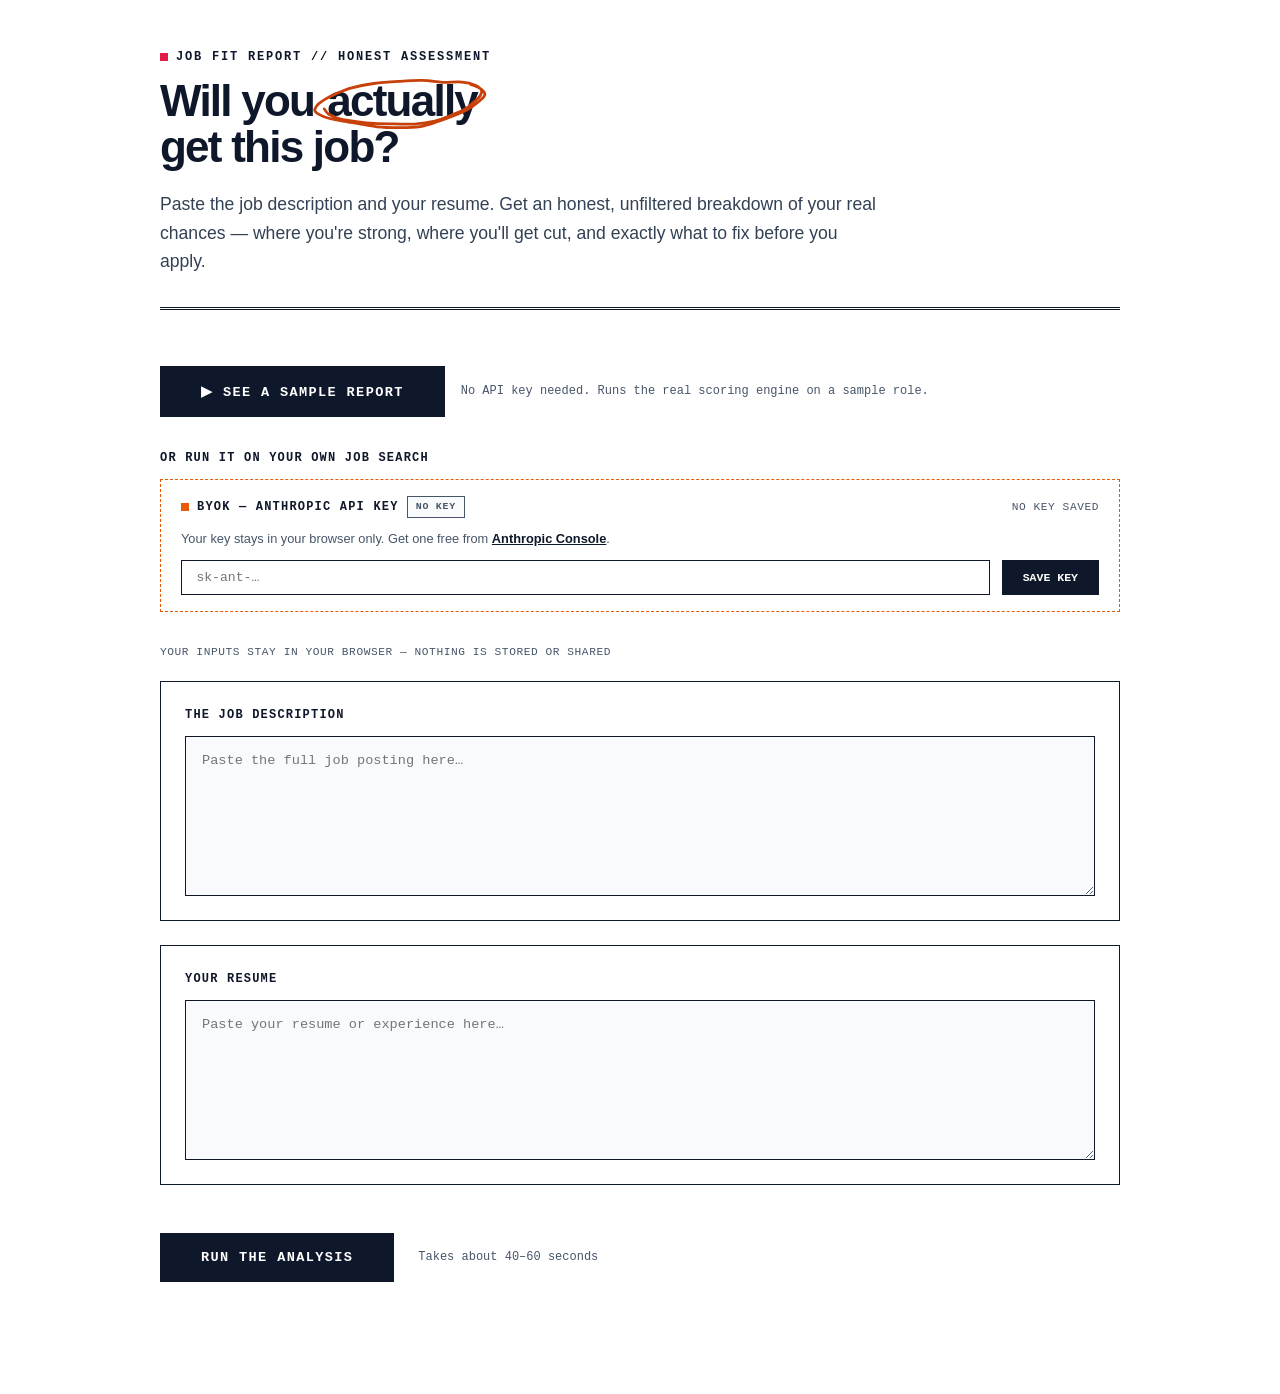
<file: index.html>
<!DOCTYPE html>
<html lang="en">
<head>
<meta charset="UTF-8">
<meta name="viewport" content="width=device-width, initial-scale=1.0">
<meta http-equiv="Content-Security-Policy" content="default-src 'self'; script-src 'self'; style-src 'self' https://fonts.googleapis.com 'unsafe-inline'; font-src 'self' https://fonts.gstatic.com; img-src 'self' data:; connect-src 'self' https://api.anthropic.com; object-src 'none'; base-uri 'self'; form-action 'self';">
<title>Job-Fit — Should you apply?</title>
<link rel="preconnect" href="https://fonts.googleapis.com">
<link href="https://fonts.googleapis.com/css2?family=DM+Mono:wght@400;500;700&family=Instrument+Serif:ital@0;1&family=Roboto:wght@300;400;500;700&display=swap" rel="stylesheet">
<link rel="stylesheet" href="styles.css">
</head>
<body>

<div class="container">
  <div class="header">
    <p class="header-eyebrow">Job Fit Report // Honest Assessment</p>
    <h1>Will you <em class="scrawl">actually<svg class="scrawl-circle" viewBox="0 0 220 80" preserveAspectRatio="none" aria-hidden="true" focusable="false"><path d="M191.9,17.5 C193.9,18.4 200.8,20.8 203.7,23.1 C206.5,25.3 209.5,28.2 209.1,31.1 C208.7,34.0 204.4,37.5 201.1,40.7 C197.8,43.8 194.1,46.9 189.4,49.8 C184.7,52.7 178.9,55.4 173.0,58.1 C167.0,60.8 160.7,63.4 153.7,65.9 C146.8,68.3 139.3,71.6 131.2,73.0 C123.1,74.4 113.6,74.3 105.0,74.3 C96.4,74.3 87.5,74.1 79.5,73.2 C71.5,72.3 64.3,70.4 56.9,69.0 C49.6,67.7 42.2,66.7 35.5,65.2 C28.7,63.8 21.4,62.3 16.3,60.3 C11.3,58.2 6.4,55.5 4.9,52.9 C3.5,50.2 5.9,47.1 7.9,44.5 C9.9,41.9 13.1,39.6 16.7,37.2 C20.4,34.8 24.5,32.5 29.9,30.0 C35.3,27.5 41.3,24.4 48.9,22.2 C56.5,19.9 66.1,17.9 75.5,16.4 C84.9,15.0 95.4,14.3 105.2,13.7 C114.9,13.0 125.1,12.2 133.9,12.4 C142.7,12.5 150.1,14.4 158.1,14.8 C166.0,15.1 175.0,13.8 181.6,14.5 C188.1,15.1 193.6,16.8 197.5,18.6 C201.4,20.4 204.1,22.8 205.0,25.2 C205.9,27.7 204.5,30.6 202.9,33.3 C201.2,36.0 198.0,38.6 195.0,41.4 C192.0,44.2 189.4,47.3 185.0,50.1 C180.6,52.8 174.5,55.4 168.5,58.1 C162.4,60.7 156.2,64.0 148.9,65.9 C141.5,67.8 132.7,69.1 124.5,69.6 C116.4,70.2 108.0,69.5 100.0,69.4 C92.1,69.3 84.2,69.3 76.7,68.8 C69.1,68.3 61.8,67.4 54.8,66.4 C47.8,65.5 40.4,64.5 34.8,62.9 C29.2,61.3 24.5,58.9 21.4,56.8 C18.2,54.6 16.8,50.9 15.9,49.7" fill="none" stroke="#c8410a" stroke-width="2.8" stroke-linecap="round" stroke-linejoin="round" vector-effect="non-scaling-stroke"/></svg></em><br>get this job?</h1>
    <p class="header-sub">Paste the job description and your resume. Get an honest, unfiltered breakdown of your real chances — where you're strong, where you'll get cut, and exactly what to fix before you apply.</p>
  </div>

  <!-- Stage 1: input -->
  <div id="stage-input">
    <!-- Demo: primary action, no key required -->
    <div class="demo-cta">
      <button class="btn-demo" id="demoBtn">▶ See a sample report</button>
      <span class="demo-hint">No API key needed. Runs the real scoring engine on a sample role.</span>
    </div>

    <p class="own-run-label">Or run it on your own job search</p>

    <!-- API key box -->
    <div class="access-gate" id="accessGate">
      <div class="access-gate-header">
        <span class="access-gate-title">
          <span class="access-status-indicator" id="accessIndicator"></span>
          BYOK — Anthropic API Key
          <span class="access-mode-chip mode-none" id="modechip">No Key</span>
        </span>
        <span class="trust-note" style="margin:0" id="accessStatusLabel">No key saved</span>
      </div>
      <p class="access-gate-desc">Your key stays in your browser only. Get one free from <a href="https://console.anthropic.com/" target="_blank" rel="noopener noreferrer">Anthropic Console</a>.</p>
      <div class="access-input-wrap">
        <input type="password" class="access-input" id="apiKeyInput" placeholder="sk-ant-…">
        <button class="btn-access-save" id="saveKeyBtn">Save Key</button>
      </div>
    </div>

    <p class="trust-note">Your inputs stay in your browser — nothing is stored or shared</p>
    <div class="intake">
      <div class="intake-card">
        <label>The Job Description</label>
        <textarea id="jdInput" placeholder="Paste the full job posting here…"></textarea>
      </div>
      <div class="intake-card">
        <label>Your Resume</label>
        <textarea id="resumeInput" placeholder="Paste your resume or experience here…"></textarea>
      </div>
    </div>

    <div class="run-row">
      <button class="btn-run" id="runBtn">
        <div class="spinner"></div>
        <span class="btn-label">Run the Analysis</span>
      </button>
      <span class="run-hint">Takes about 40–60 seconds</span>
    </div>

    <div id="errorBox"><div class="error-inner" id="errorText"></div></div>
  </div>

  <!-- Stage 2: loading -->
  <div id="stage-loading">
    <div class="loading-screen">
      <div class="loading-ring-wrap">
        <canvas id="loadingCanvas" width="180" height="180"></canvas>
        <div class="loading-ring-center">
          <span class="loading-percent" id="loadingPercent">0%</span>
          <span class="loading-label">Analyzing Gaps</span>
        </div>
      </div>
      <p class="loading-status" id="loadingStatus">Reading the job description…</p>
    </div>
  </div>

  <!-- Stage 3: report -->
  <div id="stage-result">
    <div class="stage-result-nav">
      <button class="btn-reset" id="resetBtn">← Run a New Analysis</button>
    </div>

    <div id="results">

      <!-- Score summary -->
      <div class="result-section" id="section-hero">
        <p class="trust-note">Your Job Fit Report</p>
        <div class="score-hero" id="scoreHero">
          <div class="score-ring-outer">
            <svg class="score-svg" viewBox="0 0 120 120" xmlns="http://www.w3.org/2000/svg">
              <circle class="score-track" cx="60" cy="60" r="55"/>
              <circle class="score-arc" id="scoreArc" cx="60" cy="60" r="55"/>
              <text class="score-svg-num" id="scoreNum" x="60" y="56" text-anchor="middle" dominant-baseline="middle">—</text>
              <text class="score-svg-sub" x="60" y="78" text-anchor="middle">YOUR ODDS</text>
            </svg>
          </div>
          <div class="score-meta">
            <div class="score-rec-badge" id="scoreRecBadge"><span class="score-badge-dot"></span><span id="scoreRecText">—</span></div>
            <div class="score-verdict" id="scoreVerdict">—</div>
            <div class="score-angle-label">Your Best Angle Into This Role</div>
            <div class="score-angle" id="scoreAngle"></div>
            <div class="meta-chips" id="scoreMetaChips"></div>
            <div class="score-meta-grid">
              <div class="score-meta-item">
                <span class="score-meta-label">The One Thing Working In Your Favor</span>
                <span class="score-meta-text" id="scoreHook"></span>
              </div>
            </div>
          </div>
        </div>

        <div class="gate-flag" id="gateFlag" style="display:none">
          <div class="gate-flag-label"><span class="gate-flag-icon">⚠</span> The Gate — clear this or you don't get read</div>
          <div class="gate-flag-text" id="gateFlagText"></div>
          <div class="gate-flag-note" id="gateFlagNote"></div>
        </div>

        <div class="bestpath-card" id="bestPathCard" style="display:none">
          <div class="bestpath-label">Your Best Way In</div>
          <div class="bestpath-path" id="bestPathPath"></div>
          <div class="bestpath-reason" id="bestPathReason"></div>
          <div class="bestpath-move-label">Do This First</div>
          <div class="bestpath-move" id="bestPathFirstMove"></div>
        </div>

        <div class="opener-card" id="openerCard" style="display:none">
          <div class="opener-head">
            <div class="opener-label">Your Drafted Opener — paste, tweak, send</div>
            <button class="btn-opener-copy" id="openerCopyBtn">Copy</button>
          </div>
          <div class="opener-body" id="openerBody"></div>
        </div>
      </div>

      <!-- Evidence Ledger: the labels the math scored, reviewable and editable -->
      <div class="result-section" id="section-ledger" style="display:none">
        <div class="section-label">
          <span class="section-chip">⬡</span>
          <span class="section-title">The Evidence Ledger — exactly what the math scored</span>
        </div>
        <div class="ledger-wrap">
          <div class="ledger-scorebar" id="ledgerScorebar">
            <div class="scorebar-main">
              <span class="ledger-score-num" id="ledgerScoreNum">—</span>
              <span class="ledger-score-verdict" id="ledgerScoreVerdict">—</span>
            </div>
            <span class="ledger-score-note" id="ledgerScoreNote"></span>
          </div>
          <div class="ledger-cache-note" id="ledgerCacheNote" style="display:none"></div>
          <div class="ledger-grid-label">Requirements — extracted from the job description</div>
          <div id="ledgerItems"></div>
          <div class="ledger-grid-label">Strengths — mapped from your resume</div>
          <div id="ledgerStrengths"></div>
          <div class="ledger-actions">
            <button class="btn-demo" id="rewriteReportBtn" style="display:none">↻ Rewrite report with edited labels</button>
          
          </div>
          <p class="ledger-footnote">Three independent readings labeled this evidence; the majority decided each label. Edit any label — the score recomputes instantly in code. Same ledger, same number — every time.</p>
        </div>
      </div>

      <!-- Committee summary -->
      <div class="result-section" id="section-committee-read" style="display:none">
        <div class="section-label">
          <span class="section-chip">⬡</span>
          <span class="section-title">The Read Across the Room</span>
        </div>
        <div class="committee-read-body">
          <p class="committee-read-text" id="committeeReadText"></p>
          <div class="committee-tally" id="committeeTally"></div>
        </div>
      </div>

      <!-- Benchmark comparison -->
      <div class="result-section" id="section-benchmark" style="display:none">
        <div class="section-label">
          <span class="section-chip">01</span>
          <span class="section-title">Who You're Actually Competing Against</span>
        </div>
        <p class="bench-intro">This is the typical candidate who gets the job. Here's how you stack up.</p>
        <div class="bench-card">
          <div>
            <div class="bench-title" id="benchTitle"></div>
            <div class="bench-summary" id="benchSummary" style="margin-top:0.5rem"></div>
          </div>
          <div class="bench-gauge" id="benchGauge">
            <div class="bench-gauge-head">
              <span class="bench-gauge-you" id="benchGaugeYou">YOU — </span>
              <span class="bench-gauge-gap" id="benchGaugeGap"></span>
            </div>
            <div class="bench-gauge-track">
              <div class="bench-gauge-fill" id="benchGaugeFill"></div>
              <div class="bench-gauge-marker" id="benchGaugeMarker">
                <span class="bench-gauge-marker-tag" id="benchGaugeMarkerTag">THE BAR · 75</span>
              </div>
            </div>
            <div class="bench-gauge-note" id="benchGaugeNote" style="display:none"></div>
          </div>
          <div class="bench-compare">
            <div class="bench-col compete">
              <div class="bench-col-label">Where You Can Compete</div>
              <div id="benchCompete"></div>
            </div>
            <div class="bench-col lag">
              <div class="bench-col-label">The Gap You Need to Close</div>
              <div id="benchLag"></div>
            </div>
          </div>
          <div>
            <div class="bench-block-label">What Winning Candidates Usually Have</div>
            <div id="benchSignals"></div>
          </div>
          <div>
            <div class="bench-block-label">The Honest Market Reality</div>
            <div class="bench-reality-text" id="benchReality"></div>
          </div>
          <div class="bench-upgrade">
            <div class="bench-upgrade-label">The Fastest Thing You Can Do To Improve Your Odds</div>
            <div class="bench-upgrade-text" id="benchUpgrade"></div>
          </div>
        </div>
      </div>

      <!-- Company section -->
      <div class="result-section" id="section-company" style="display:none">
        <div class="section-label">
          <span class="section-chip">02</span>
          <span class="section-title">About This Company</span>
        </div>
        <div class="company-card" id="companyCard">
          <div class="company-read" id="companyRead"></div>
          <div class="company-cols">
            <div>
              <div class="company-col-label">Hiring Process Red Flags</div>
              <div class="company-risk" id="companyRisk"></div>
            </div>
            <div>
              <div class="company-col-label">Things To Watch Out For</div>
              <div class="company-watchfor" id="companyWatchFor"></div>
            </div>
          </div>
        </div>
      </div>

      <!-- Strengths and weak spots -->
      <div class="result-section" id="section01">
        <div class="section-label">
          <span class="section-chip">03</span>
          <span class="section-title">Your Strengths vs. Your Weak Spots</span>
        </div>
        <div class="brief-cols">
          <div class="brief-col cred">
            <div class="brief-col-head">What's Working For You</div>
            <div class="brief-bullets" id="credBullets"></div>
          </div>
          <div class="brief-col risk">
            <div class="brief-col-head">What Could Get You Rejected</div>
            <div class="brief-bullets" id="riskBullets"></div>
          </div>
        </div>
      </div>

      <!-- Gaps -->
      <div class="result-section" id="section-signals" style="display:none">
        <div class="section-label">
          <span class="section-chip">04</span>
          <span class="section-title">What's Missing From Your Story</span>
        </div>
        <div class="signals-list" id="signalDeficits"></div>
      </div>

      <!-- Interview stage risks -->
      <div class="result-section" id="section02">
        <div class="section-label">
          <span class="section-chip">05</span>
          <span class="section-title">The Stages to Prepare For</span>
        </div>
        <div class="risk-stages" id="riskStages"></div>
      </div>

      <!-- Profile shape risk -->
      <div class="result-section" id="section-shaperisk" style="display:none">
        <div class="shaperisk-card" id="shapeRiskCard">
          <div class="shaperisk-header">
            <div class="shaperisk-label">How Interviewers Are Reading You</div>
            <div class="risk-pill" id="shapeRiskLevel"></div>
          </div>
          <div class="shaperisk-headline" id="shapeRiskHeadline"></div>
          <div class="shaperisk-evidence" id="shapeRiskEvidence"></div>
          <div class="shaperisk-fix-label">How To Change The Narrative</div>
          <div class="shaperisk-fix" id="shapeRiskFix"></div>
        </div>
      </div>

      <!-- Evaluator cards -->
      <div class="result-section" id="section03">
        <div class="section-label">
          <span class="section-chip">06</span>
          <span class="section-title">The People Deciding If You Get The Job</span>
        </div>
        <div class="eval-grid" id="evaluators"></div>
      </div>

      <!-- Priority actions -->
      <div class="result-section" id="section-actions">
        <div class="priority-block">
          <div class="priority-header">
            <div class="priority-icon">⚡</div>
            <div>
              <div class="priority-title">Fix These Before You Apply</div>
              <div class="priority-sub">The highest-impact changes you can make right now to improve your chances.</div>
            </div>
          </div>
          <div class="priority-actions" id="actions"></div>
        </div>
      </div>

    </div>
  </div>
</div>

<!-- scoring.js first: pure logic, no DOM deps -->
<script src="scoring.js"></script>
<!-- render.js second: DOM helpers, depends on nothing at parse time -->
<script src="render.js"></script>
<!-- app.js last: init + glue, calls into scoring and render at runtime -->
<script src="app.js"></script>
</body>
</html>
</file>
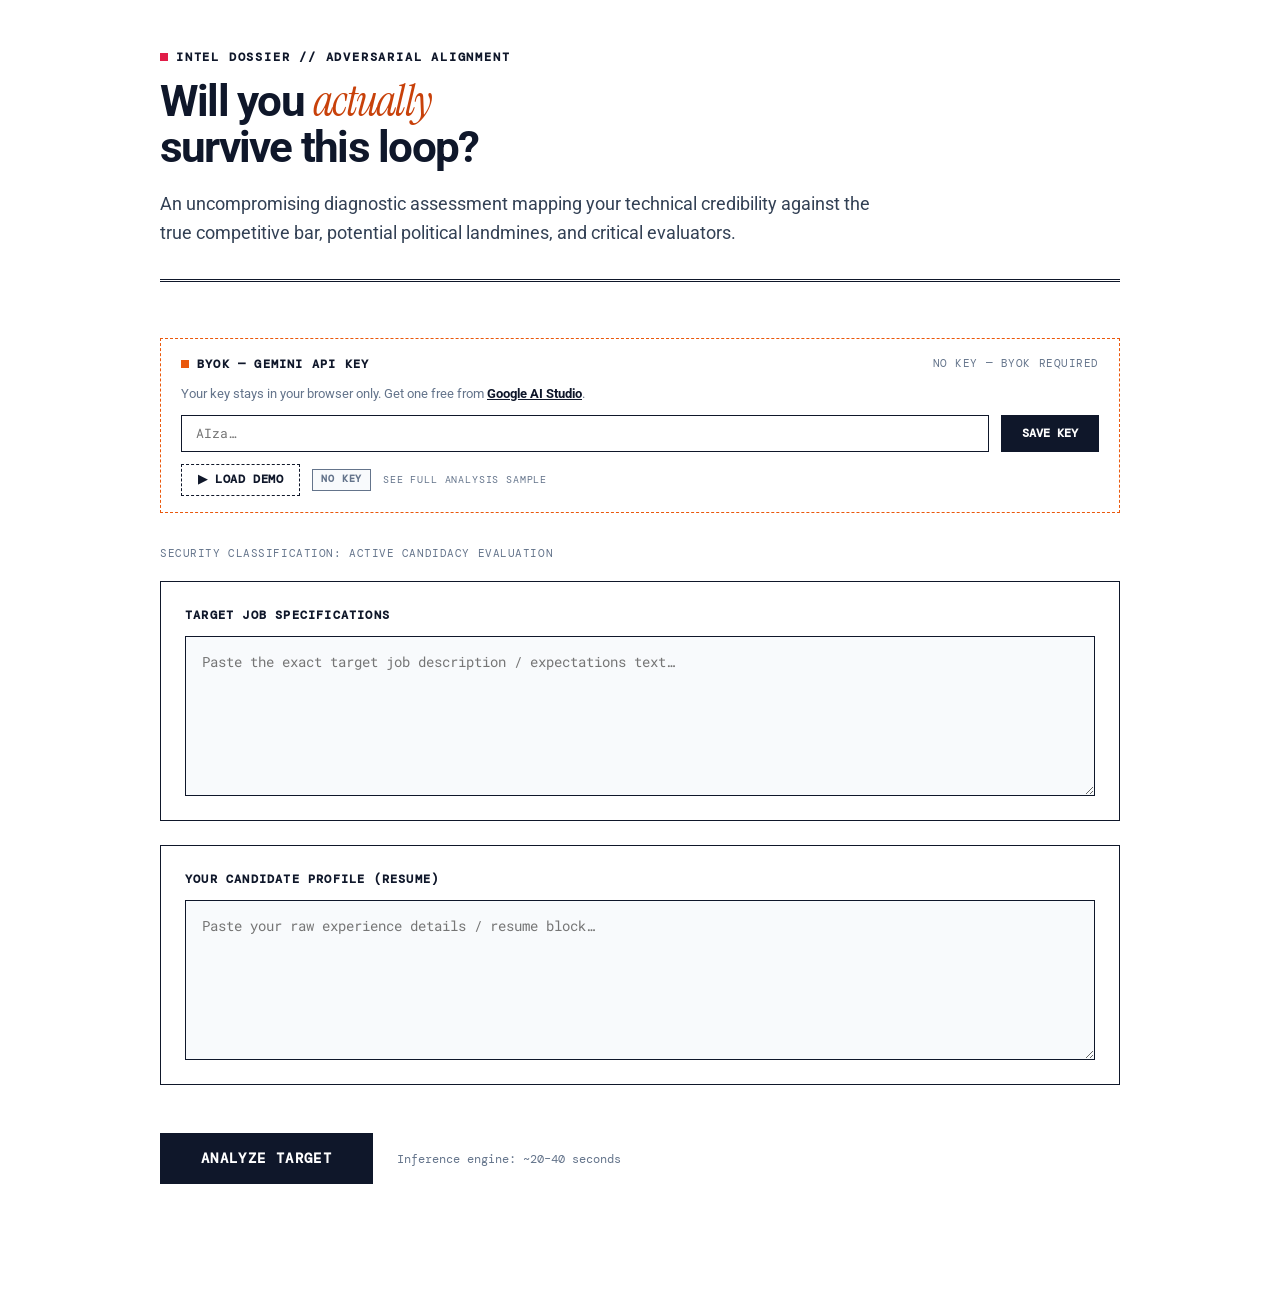
<file: indexBrutal.html>
<!DOCTYPE html>
<html lang="en">
<head>
<meta charset="UTF-8">
<meta name="viewport" content="width=device-width, initial-scale=1.0">
<title>Adversarial Brief — Will You Actually Get This Job?</title>
<link rel="preconnect" href="https://fonts.googleapis.com">
<link href="https://fonts.googleapis.com/css2?family=DM+Mono:wght@400;500;700&family=Instrument+Serif:ital@0;1&family=Roboto+Mono:wght@300;400;500;700&family=Roboto:wght@300;400;500;700&display=swap" rel="stylesheet">

<style>
  /* --- STARK ADVERSARIAL DESIGN SYSTEM --- */
  :root {
    --bg-main: #ffffff;         /* Pure, uncompromising document white */
    --bg-surface: #f8fafc;      /* Cold tech-grey structural blocks */
    --border-color: #0f172a;    /* Absolute black/dark navy lines */
    
    /* Typography */
    --font-sans: 'Roboto', -apple-system, BlinkMacSystemFont, sans-serif;
    --font-mono: 'DM Mono', monospace;
    --font-tech: 'Roboto Mono', monospace;

    /* Text Colors */
    --text-primary: #0f172a;
    --text-secondary: #334155;
    --text-muted: #64748b;

    /* High-Contrast Hazard & Threat States */
    --risk-critical: #e11d48;
    --risk-critical-bg: #fff1f2;
    --risk-high: #ea580c;
    --risk-high-bg: #fff7ed;
    --risk-medium: #ca8a04;
    --risk-medium-bg: #fef9c3;
    --risk-low: #16a34a;
    --risk-low-bg: #f0fdf4;
  }

  /* --- GLOBAL UTILITIES --- */
  * { box-sizing: border-box; margin: 0; padding: 0; }
  body {
    background-color: var(--bg-main);
    font-family: var(--font-sans);
    color: var(--text-primary);
    line-height: 1.5;
    padding: 3rem 1.5rem;
  }
  .container {
    max-width: 960px;
    margin: 0 auto;
  }

  /* --- INTEL HEADER --- */
  .header {
    margin-bottom: 3.5rem;
    padding-bottom: 2rem;
    border-bottom: 3px double var(--border-color);
  }
  .header-eyebrow {
    font-family: var(--font-mono);
    font-size: 0.75rem;
    font-weight: 700;
    text-transform: uppercase;
    letter-spacing: 0.15em;
    color: var(--text-primary);
    margin-bottom: 0.75rem;
    display: flex;
    align-items: center;
    gap: 0.5rem;
  }
  .header-eyebrow::before {
    content: "";
    display: inline-block;
    width: 8px;
    height: 8px;
    background-color: var(--risk-critical);
  }
  .header h1 {
    font-size: 2.75rem;
    font-weight: 700;
    letter-spacing: -0.04em;
    line-height: 1.05;
    color: var(--text-primary);
    margin-bottom: 1.25rem;
  }
  .header h1 em {
    font-family: 'Instrument Serif', serif;
    font-style: italic;
    color: #c8410a;
    font-weight: 400;
  }
  .header-sub {
    font-size: 1.1rem;
    color: var(--text-secondary);
    max-width: 720px;
    font-weight: 400;
    line-height: 1.6;
  }

  /* --- SECURE API ACCESS GATE --- */
  .access-gate {
    border: 1px dashed var(--risk-high);
    padding: 1rem 1.25rem;
    margin-bottom: 2rem;
    display: flex;
    flex-direction: column;
    gap: 0.75rem;
    transition: border-color 0.2s, background-color 0.2s;
  }
  .access-gate.secure {
    border: 1px solid var(--risk-low);
    background: var(--risk-low-bg);
  }
  .access-gate-header {
    display: flex;
    justify-content: space-between;
    align-items: center;
  }
  .access-gate-title {
    font-family: var(--font-mono);
    font-size: 0.75rem;
    font-weight: 700;
    text-transform: uppercase;
    letter-spacing: 0.1em;
    display: flex;
    align-items: center;
    gap: 0.5rem;
  }
  .access-status-indicator { width: 8px; height: 8px; background: var(--risk-high); }
  .access-gate.secure .access-status-indicator { background: var(--risk-low); }
  .access-gate-desc {
    font-size: 0.8rem;
    color: var(--text-muted);
    line-height: 1.4;
  }
  .access-gate-desc a { color: var(--text-primary); font-weight: 700; text-decoration: underline; }
  .access-input-wrap { display: flex; gap: 0.75rem; }
  .access-input {
    flex-grow: 1;
    border: 1px solid var(--border-color);
    background: var(--bg-main);
    padding: 0.55rem 0.9rem;
    font-family: var(--font-tech);
    font-size: 0.82rem;
    outline: none;
    color: var(--text-primary);
  }
  .btn-access-save {
    background: var(--text-primary);
    color: var(--bg-main);
    border: 1px solid var(--border-color);
    padding: 0.55rem 1.25rem;
    font-family: var(--font-mono);
    font-size: 0.72rem;
    font-weight: 700;
    text-transform: uppercase;
    cursor: pointer;
    white-space: nowrap;
  }
  .btn-access-save:hover { background: #334155; }
  .demo-row {
    display: flex;
    align-items: center;
    gap: 0.75rem;
    flex-wrap: wrap;
  }
  .btn-demo {
    background: var(--bg-main);
    color: var(--text-primary);
    border: 1px dashed var(--border-color);
    padding: 0.45rem 1rem;
    font-family: var(--font-mono);
    font-size: 0.72rem;
    font-weight: 700;
    text-transform: uppercase;
    letter-spacing: 0.05em;
    cursor: pointer;
    white-space: nowrap;
  }
  .btn-demo:hover { background: var(--bg-surface); }
  .demo-hint {
    font-family: var(--font-mono);
    font-size: 0.65rem;
    text-transform: uppercase;
    letter-spacing: 0.08em;
    color: var(--text-muted);
  }
  .access-mode-chip {
    font-family: var(--font-mono);
    font-size: 0.62rem;
    font-weight: 700;
    text-transform: uppercase;
    letter-spacing: 0.08em;
    padding: 0.18rem 0.5rem;
    border: 1px solid currentColor;
    white-space: nowrap;
  }
  .access-mode-chip.mode-byok { color: #856404; background: var(--risk-medium-bg); }
  .access-mode-chip.mode-none { color: var(--text-muted); background: var(--bg-surface); }

  /* --- STARK INTAKE STAGE --- */
  .intake {
    display: flex;
    flex-direction: column;
    gap: 1.5rem;
    margin-bottom: 2rem;
  }
  .intake-card {
    background: var(--bg-main);
    border: 1px solid var(--border-color);
    border-radius: 0px; /* Zero rounded corners */
    padding: 1.5rem;
    display: flex;
    flex-direction: column;
    gap: 0.75rem;
  }
  .intake-card label {
    font-family: var(--font-mono);
    font-size: 0.75rem;
    text-transform: uppercase;
    letter-spacing: 0.1em;
    color: var(--text-primary);
    font-weight: 700;
  }
  .intake-card textarea {
    width: 100%;
    height: 160px;
    border: 1px solid var(--border-color);
    border-radius: 0px;
    padding: 1rem;
    font-family: var(--font-tech);
    font-size: 0.85rem;
    color: var(--text-primary);
    resize: vertical;
    outline: none;
    background-color: var(--bg-surface);
    transition: background-color 0.2s;
  }
  .intake-card textarea:focus {
    background-color: var(--bg-main);
  }

  /* --- SYSTEM ACTION BLOCK --- */
  .run-row {
    display: flex;
    align-items: center;
    gap: 1.5rem;
    margin-bottom: 4rem;
    padding-top: 1rem;
  }
  .btn-run {
    background: var(--text-primary);
    color: var(--bg-main);
    border: 1px solid var(--border-color);
    border-radius: 0px;
    padding: 1rem 2.5rem;
    font-family: var(--font-mono);
    font-size: 0.85rem;
    font-weight: 700;
    text-transform: uppercase;
    letter-spacing: 0.1em;
    cursor: pointer;
    display: inline-flex;
    align-items: center;
    gap: 0.75rem;
    transition: background-color 0.15s, color 0.15s;
  }
  .btn-run:hover {
    background: var(--bg-surface);
    color: var(--text-primary);
  }
  .btn-run:disabled { opacity: 0.5; cursor: not-allowed; }
  .run-hint {
    font-family: var(--font-mono);
    font-size: 0.75rem;
    color: var(--text-muted);
  }

  /* --- COMPLIANCE ERRORS --- */
  #errorBox { display: none; margin-bottom: 2rem; }
  #errorBox.visible { display: block; }
  .error-inner {
    border: 1px solid var(--risk-critical);
    color: var(--risk-critical);
    background-color: var(--risk-critical-bg);
    padding: 1rem;
    font-family: var(--font-mono);
    font-size: 0.8rem;
  }

  /* --- TECHNICAL PROGRESS RING --- */
  .spinner {
    width: 14px;
    height: 14px;
    border: 2px solid transparent;
    border-top-color: currentColor;
    border-radius: 50%;
    display: none;
    animation: spin 0.6s linear infinite;
  }
  .btn-run.loading .spinner { display: block; }
  @keyframes spin { to { transform: rotate(360deg); } }

  /* --- REPORT SECTIONS --- */
  #results { display: block; }
  .result-section {
    opacity: 0;
    transform: translateY(10px);
    transition: opacity 0.5s cubic-bezier(0.16, 1, 0.3, 1), transform 0.5s cubic-bezier(0.16, 1, 0.3, 1);
    margin-bottom: 5rem;
  }
  .result-section.revealed { opacity: 1; transform: translateY(0); }

  /* --- DOSSIER LABELS & SECTION RULES --- */
  .section-label {
    display: flex;
    align-items: center;
    gap: 1rem;
    margin-bottom: 2rem;
    border-bottom: 2px solid var(--text-primary);
    padding-bottom: 0.5rem;
  }
  .section-chip {
    font-family: var(--font-mono);
    font-size: 0.7rem;
    font-weight: 700;
    background: var(--text-primary);
    color: var(--bg-main);
    padding: 0.25rem 0.5rem;
  }
  .section-title {
    font-family: var(--font-mono);
    font-size: 1.1rem;
    font-weight: 700;
    letter-spacing: 0.05em;
    text-transform: uppercase;
    color: var(--text-primary);
  }

  .trust-note {
    font-family: var(--font-mono);
    font-size: 0.7rem;
    color: var(--text-muted);
    margin-bottom: 1.25rem;
    letter-spacing: 0.05em;
    text-transform: uppercase;
  }

  /* --- TARGETING RETICLE & SCORE HERO --- */
  .score-hero {
    background: var(--bg-surface);
    border: 1px solid var(--border-color);
    border-radius: 0px;
    padding: 2.5rem;
    display: grid;
    grid-template-columns: 180px 1fr;
    gap: 2.5rem;
    align-items: center;
  }
  .score-ring-outer {
    flex-shrink: 0;
    display: flex;
    justify-content: center;
    align-items: center;
    border: 1px dashed var(--border-color);
    padding: 1.25rem;
    background: var(--bg-main);
  }
  .score-svg { width: 130px; height: 130px; }
  .score-track { fill: none; stroke: #e2e8f0; stroke-width: 6; }
  .score-arc {
    fill: none;
    stroke: var(--border-color);
    stroke-width: 6;
    stroke-dasharray: 345.58;
    stroke-dashoffset: 345.58;
    transform: rotate(-90deg);
    transform-origin: 60px 60px;
    transition: stroke-dashoffset 1s ease-in-out;
  }
  .score-svg-num {
    font-family: var(--font-tech);
    font-weight: 700;
    font-size: 32px;
    fill: var(--text-primary);
  }
  .score-svg-sub {
    font-family: var(--font-mono);
    font-size: 10px;
    fill: var(--text-muted);
    font-weight: 700;
  }

  /* Score Target Variants */
  .score-hero.hi .score-svg .score-track { stroke: var(--risk-low-bg); }
  .score-hero.mid .score-svg .score-track { stroke: var(--risk-medium-bg); }
  .score-hero.lo .score-svg .score-track { stroke: var(--risk-high-bg); }
  .score-hero.crit .score-svg .score-track { stroke: var(--risk-critical-bg); }

  .score-meta { display: flex; flex-direction: column; gap: 0.75rem; }
  .score-rec-badge {
    display: inline-flex;
    align-items: center;
    gap: 0.5rem;
    font-family: var(--font-mono);
    font-size: 0.75rem;
    font-weight: 700;
    text-transform: uppercase;
    padding: 0.35rem 0.75rem;
    width: fit-content;
    border: 1px solid var(--border-color);
  }
  .score-rec-badge.apply { background: var(--risk-low-bg); color: var(--risk-low); }
  .score-rec-badge.caution { background: var(--risk-medium-bg); color: #856404; }
  .score-rec-badge.dont { background: var(--text-primary); color: #ffffff; }
  .score-badge-dot { width: 8px; height: 8px; background: currentColor; }

  .score-verdict { font-size: 1.85rem; font-weight: 700; letter-spacing: -0.03em; }
  .score-angle-label {
    font-family: var(--font-mono);
    font-size: 0.7rem;
    text-transform: uppercase;
    letter-spacing: 0.1em;
    color: var(--text-muted);
    margin-top: 0.5rem;
    font-weight: 700;
  }
  .score-angle { font-size: 1.1rem; font-weight: 700; color: var(--text-primary); line-height: 1.4; }
  .score-rationale { font-size: 0.9rem; color: var(--text-secondary); line-height: 1.6; }
  
  .score-meta-grid { 
    margin-top: 1rem; 
    padding-top: 1rem; 
    border-top: 1px solid var(--border-color); 
  }
  .score-meta-item { display: flex; flex-direction: column; gap: 0.25rem; }
  .score-meta-label { font-family: var(--font-mono); font-size: 0.7rem; text-transform: uppercase; letter-spacing: 0.1em; color: var(--text-muted); font-weight: 700; }
  .score-meta-text { font-size: 0.95rem; color: var(--text-secondary); line-height: 1.5; }

  /* --- CRITICAL ADVERSARIAL MOVE CARD --- */
  .bestpath-card {
    background: var(--bg-main);
    border: 2px solid var(--border-color);
    border-radius: 0px;
    padding: 1.5rem;
    margin-top: 1.5rem;
    display: flex;
    flex-direction: column;
    gap: 0.5rem;
  }
  .bestpath-label {
    font-family: var(--font-mono);
    font-size: 0.7rem;
    text-transform: uppercase;
    letter-spacing: 0.12em;
    color: var(--risk-high);
    font-weight: 700;
  }
  .bestpath-path {
    font-size: 1.15rem;
    font-weight: 700;
    color: var(--text-primary);
  }
  .bestpath-reason {
    font-size: 0.9rem;
    color: var(--text-secondary);
    line-height: 1.5;
  }
  .bestpath-move-label {
    font-family: var(--font-mono);
    font-size: 0.7rem;
    text-transform: uppercase;
    color: var(--text-muted);
    margin-top: 0.5rem;
    font-weight: 700;
  }
  .bestpath-move {
    font-family: var(--font-tech);
    font-size: 0.9rem;
    color: var(--text-primary);
    font-weight: 700;
  }

  /* --- TARGET DOSSIER: COMPANY INFRASTRUCTURE --- */
  .company-card {
    background: var(--bg-main);
    border: 1px solid var(--border-color);
    padding: 1.75rem;
  }
  .company-read {
    font-size: 1rem;
    color: var(--text-secondary);
    line-height: 1.6;
    margin-bottom: 1.25rem;
    padding-bottom: 1.25rem;
    border-bottom: 1px dashed var(--border-color);
  }
  .company-cols {
    display: grid;
    grid-template-columns: 1fr 1fr;
    gap: 1.5rem;
  }
  .company-col-label {
    font-family: var(--font-mono);
    font-size: 0.7rem;
    text-transform: uppercase;
    letter-spacing: 0.1em;
    color: var(--text-muted);
    margin-bottom: 0.5rem;
    font-weight: 700;
  }
  .company-risk {
    font-size: 0.9rem;
    color: var(--text-secondary);
    line-height: 1.5;
  }
  .company-watchfor { display: flex; flex-direction: column; gap: 0.5rem; }
  .company-watchfor-item {
    font-size: 0.9rem;
    color: var(--text-secondary);
    padding-left: 1rem;
    position: relative;
  }
  .company-watchfor-item::before { content: "»"; position: absolute; left: 0; color: var(--risk-critical); font-weight: 700; }

  /* --- STRATEGIC INTEL BRIEF COLUMNS --- */
  .brief-cols {
    display: grid;
    grid-template-columns: repeat(auto-fit, minmax(360px, 1fr));
    gap: 1.5rem;
  }
  .brief-col {
    background: var(--bg-surface);
    border: 1px solid var(--border-color);
    border-radius: 0px;
    padding: 1.75rem;
  }
  .brief-col-head {
    font-family: var(--font-mono);
    font-size: 0.9rem;
    font-weight: 700;
    text-transform: uppercase;
    margin-bottom: 1.25rem;
    padding-bottom: 0.75rem;
    border-bottom: 2px solid var(--border-color);
    letter-spacing: 0.05em;
  }
  .brief-col.cred { border-top: 4px solid var(--risk-low); }
  .brief-col.risk { border-top: 4px solid var(--risk-critical); }

  .brief-bullets { display: flex; flex-direction: column; gap: 1rem; }
  .brief-bullet {
    font-size: 0.9rem;
    color: var(--text-secondary);
    position: relative;
    padding-left: 1.5rem;
    line-height: 1.5;
  }
  .brief-col.cred .brief-bullet::before { content: "✓"; position: absolute; left: 0; color: var(--risk-low); font-weight: 700; }
  .brief-col.risk .brief-bullet::before { content: "↯"; position: absolute; left: 0; color: var(--risk-critical); font-weight: 700; }

  /* --- GAP METRICS (SIGNAL DEFICITS) --- */
  .signals-list { display: flex; flex-direction: column; gap: 1rem; }
  .signal-deficit {
    background: var(--bg-main);
    border: 1px solid var(--border-color);
    border-radius: 0px;
    padding: 1.5rem;
    display: flex;
    flex-direction: column;
    gap: 0.75rem;
  }
  .signal-name { font-family: var(--font-mono); font-size: 1rem; font-weight: 700; color: var(--text-primary); text-transform: uppercase; }
  .signal-meta { font-size: 0.9rem; color: var(--text-secondary); line-height: 1.5; }
  .signal-meta-label {
    font-family: var(--font-mono);
    font-size: 0.7rem;
    text-transform: uppercase;
    color: var(--text-muted);
    margin-bottom: 0.2rem;
    font-weight: 700;
  }
  .signal-fix { font-family: var(--font-tech); font-size: 0.85rem; color: var(--text-primary); font-weight: 700; }

  /* --- STAGE REJECTION RISKS --- */
  .risk-stages { display: flex; flex-direction: column; gap: 1.5rem; }
  .risk-stage-card {
    background: var(--bg-main);
    border: 1px solid var(--border-color);
    padding: 1.5rem;
  }
  .risk-stage-head {
    display: flex;
    flex-direction: column;
    gap: 0.75rem;
    margin-bottom: 1.25rem;
  }
  .risk-headline { font-size: 1.15rem; font-weight: 700; color: var(--text-primary); letter-spacing: -0.01em; }

  .risk-meta-row { display: flex; align-items: center; gap: 1rem; }
  .risk-stage-name { font-family: var(--font-mono); font-size: 0.75rem; text-transform: uppercase; color: var(--text-primary); font-weight: 700; width: 180px; }
  .risk-bar-wrap { flex-grow: 1; }
  .risk-bar-track { height: 8px; background: var(--bg-surface); border: 1px solid var(--border-color); overflow: hidden; }
  .risk-bar-fill { height: 100%; }
  .risk-bar-fill.low { background: var(--risk-low); }
  .risk-bar-fill.medium { background: var(--risk-medium); }
  .risk-bar-fill.high { background: var(--risk-high); }
  .risk-bar-fill.critical { background: var(--risk-critical); }

  .risk-pill {
    font-family: var(--font-mono);
    font-size: 0.7rem;
    text-transform: uppercase;
    padding: 0.25rem 0.6rem;
    font-weight: 700;
    border: 1px solid var(--border-color);
  }
  .risk-pill.low { background: var(--risk-low-bg); color: var(--risk-low); }
  .risk-pill.medium { background: var(--risk-medium-bg); color: #856404; }
  .risk-pill.high { background: var(--risk-high-bg); color: var(--risk-high); }
  .risk-pill.critical { background: var(--text-primary); color: #ffffff; }

  .risk-signals { display: flex; flex-direction: column; gap: 0.5rem; }
  .risk-signal { font-size: 0.9rem; color: var(--text-secondary); padding-left: 1.25rem; position: relative; }
  .risk-signal::before { content: "×"; position: absolute; left: 0; color: var(--risk-critical); font-weight: 700; }

  /* --- SHAPE RISK BRIEFING --- */
  .shaperisk-card {
    background: var(--bg-surface);
    border: 2px solid var(--border-color);
    padding: 1.5rem;
  }
  .shaperisk-header {
    display: flex;
    align-items: center;
    gap: 0.75rem;
    margin-bottom: 0.75rem;
  }
  .shaperisk-label {
    font-family: var(--font-mono);
    font-size: 0.7rem;
    text-transform: uppercase;
    letter-spacing: 0.1em;
    color: var(--text-muted);
    font-weight: 700;
  }
  .shaperisk-headline {
    font-size: 1.05rem;
    font-weight: 700;
    color: var(--text-primary);
    margin-bottom: 0.5rem;
  }
  .shaperisk-evidence { display: flex; flex-direction: column; gap: 0.35rem; margin-bottom: 1rem; }
  .shaperisk-evidence-item {
    font-size: 0.9rem;
    color: var(--text-secondary);
    padding-left: 1rem;
    position: relative;
  }
  .shaperisk-evidence-item::before { content: "·"; position: absolute; left: 0; color: var(--text-muted); font-weight: 700; }
  .shaperisk-fix-label {
    font-family: var(--font-mono);
    font-size: 0.7rem;
    text-transform: uppercase;
    color: var(--text-muted);
    margin-bottom: 0.3rem;
    font-weight: 700;
  }
  .shaperisk-fix {
    font-family: var(--font-tech);
    font-size: 0.85rem;
    color: var(--text-primary);
    font-weight: 700;
    padding-top: 0.75rem;
    border-top: 1px dashed var(--border-color);
  }

  /* --- DATA QUALITY METRIC LABELS --- */
  .meta-chips {
    display: flex;
    gap: 0.5rem;
    flex-wrap: wrap;
    margin-top: 0.5rem;
  }
  .meta-chip {
    font-family: var(--font-mono);
    font-size: 0.65rem;
    text-transform: uppercase;
    color: var(--text-muted);
    border: 1px solid #cbd5e1;
    padding: 0.15rem 0.5rem;
  }

  /* --- ADVERSARIAL COMPLIANCE EVIDENCE --- */
  .evidence-block {
    margin-top: 1rem;
    padding-top: 1rem;
    border-top: 1px dashed var(--border-color);
  }
  .evidence-label {
    font-family: var(--font-mono);
    font-size: 0.65rem;
    text-transform: uppercase;
    letter-spacing: 0.05em;
    color: var(--text-muted);
    margin-bottom: 0.4rem;
    font-weight: 700;
  }
  .evidence-item {
    font-size: 0.8rem;
    color: var(--text-muted);
    padding-left: 1rem;
    position: relative;
    line-height: 1.5;
    margin-top: 0.25rem;
  }
  .evidence-item::before { content: "—"; position: absolute; left: 0; color: var(--text-muted); }

  /* --- EVALUATOR ROOM GRID --- */
  .eval-grid {
    display: grid;
    grid-template-columns: repeat(auto-fit, minmax(360px, 1fr));
    gap: 1.5rem;
  }
  .eval-card {
    background: var(--bg-main);
    border: 1px solid var(--border-color);
    padding: 1.75rem;
    display: flex;
    flex-direction: column;
    gap: 1.5rem;
  }
  .eval-card.benchmark { border: 1px dashed var(--border-color); background: var(--bg-surface); }

  .eval-card-head { display: flex; gap: 1.25rem; align-items: flex-start; }
  .eval-avatar {
    width: 44px;
    height: 44px;
    border: 1px solid var(--border-color);
    background: var(--bg-surface);
    display: flex;
    align-items: center;
    justify-content: center;
    font-family: var(--font-mono);
    font-size: 0.95rem;
    font-weight: 700;
    color: var(--text-primary);
    flex-shrink: 0;
  }
  .eval-identity { flex-grow: 1; display: flex; flex-direction: column; gap: 0.25rem; }
  .eval-name { font-size: 1.1rem; font-weight: 700; color: var(--text-primary); }
  .eval-title { font-size: 0.85rem; color: var(--text-muted); margin-bottom: 0.5rem; }

  .eval-agenda { font-size: 0.875rem; color: var(--text-secondary); }
  .eval-agenda-label { font-family: var(--font-mono); font-size: 0.7rem; text-transform: uppercase; color: var(--text-muted); font-weight: 700; }

  .eval-score-wrap { text-align: right; flex-shrink: 0; }
  .eval-score-num { font-family: var(--font-tech); font-size: 1.85rem; font-weight: 700; line-height: 1; }
  .eval-score-label { font-family: var(--font-mono); font-size: 0.65rem; text-transform: uppercase; color: var(--text-muted); font-weight: 700; }

  .eval-score-wrap.hi .eval-score-num { color: var(--risk-low); }
  .eval-score-wrap.mid .eval-score-num { color: var(--risk-medium); }
  .eval-score-wrap.lo .eval-score-num { color: var(--risk-high); }
  .eval-score-wrap.crit .eval-score-num { color: var(--risk-critical); }

  .eval-card-body { display: flex; flex-direction: column; gap: 1.25rem; border-top: 1px solid var(--border-color); padding-top: 1.25rem; }
  .eval-fear-row { font-size: 0.875rem; }
  .eval-fear-label { font-family: var(--font-mono); font-size: 0.7rem; text-transform: uppercase; color: var(--risk-critical); font-weight: 700; }
  .eval-fear-text { color: var(--text-secondary); }

  .eval-take { font-size: 0.9rem; font-style: italic; color: var(--text-primary); line-height: 1.5; background: var(--bg-surface); padding: 0.75rem 1rem; border-left: 3px solid var(--border-color); }

  .eval-objections-label { font-family: var(--font-mono); font-size: 0.7rem; text-transform: uppercase; color: var(--text-primary); margin-bottom: -0.5rem; font-weight: 700; }
  .eval-objections { display: flex; flex-direction: column; gap: 0.4rem; }
  .eval-objection { font-size: 0.9rem; color: var(--text-secondary); padding-left: 1rem; position: relative; }
  .eval-objection::before { content: "•"; position: absolute; left: 0; color: var(--risk-critical); font-weight: 700; }

  .benchmark-header-tag { font-family: var(--font-mono); font-size: 0.65rem; text-transform: uppercase; color: var(--text-muted); font-weight: 700; }

  /* --- CALIBRATION: TARGET PROFILE BENCHMARK --- */
  .bench-intro {
    font-family: var(--font-mono);
    font-size: 0.72rem;
    color: var(--text-muted);
    margin-bottom: 1.5rem;
    letter-spacing: 0.05em;
    text-transform: uppercase;
  }
  .bench-card {
    background: var(--bg-main);
    border: 1px solid var(--border-color);
    padding: 2rem;
    display: flex;
    flex-direction: column;
    gap: 1.5rem;
  }
  .bench-title { font-family: var(--font-mono); font-size: 1.1rem; font-weight: 700; color: var(--text-primary); text-transform: uppercase; }
  .bench-summary { font-size: 0.95rem; color: var(--text-secondary); line-height: 1.6; }
  .bench-compare {
    display: grid;
    grid-template-columns: 1fr 1fr;
    gap: 1.5rem;
    border-top: 1px solid var(--border-color);
    padding-top: 1.5rem;
  }
  .bench-col-label {
    font-family: var(--font-mono);
    font-size: 0.7rem;
    text-transform: uppercase;
    letter-spacing: 0.08em;
    color: var(--text-muted);
    margin-bottom: 0.6rem;
    font-weight: 700;
  }
  .bench-item {
    font-size: 0.9rem;
    color: var(--text-secondary);
    padding-left: 1.25rem;
    position: relative;
    margin-bottom: 0.5rem;
    line-height: 1.5;
  }
  .bench-col.compete .bench-item::before { content: "✓"; position: absolute; left: 0; color: var(--risk-low); font-weight: 700; }
  .bench-col.lag .bench-item::before { content: "»"; position: absolute; left: 0; color: var(--risk-high); font-weight: 700; }
  
  .bench-block-label {
    font-family: var(--font-mono);
    font-size: 0.7rem;
    text-transform: uppercase;
    letter-spacing: 0.08em;
    color: var(--text-muted);
    margin-bottom: 0.6rem;
    padding-top: 1.5rem;
    border-top: 1px solid var(--border-color);
    font-weight: 700;
  }
  .bench-signal-item {
    font-size: 0.9rem;
    color: var(--text-secondary);
    padding-left: 1rem;
    position: relative;
    margin-bottom: 0.5rem;
    line-height: 1.5;
  }
  .bench-signal-item::before { content: "·"; position: absolute; left: 0; color: var(--border-color); font-weight: 700; font-size: 1.1em; }
  .bench-reality-text { font-size: 0.95rem; color: var(--text-secondary); line-height: 1.6; }
  .bench-upgrade {
    background: var(--bg-surface);
    border: 1px dashed var(--border-color);
    padding: 1.25rem;
  }
  .bench-upgrade-label {
    font-family: var(--font-mono);
    font-size: 0.7rem;
    text-transform: uppercase;
    letter-spacing: 0.08em;
    color: var(--risk-high);
    margin-bottom: 0.4rem;
    font-weight: 700;
  }
  .bench-upgrade-text { font-family: var(--font-tech); font-size: 0.95rem; font-weight: 700; color: var(--text-primary); line-height: 1.5; }

  /* --- THE EXCLUSIONS / CORRECTIONS MATRIX --- */
  .priority-block {
    background: var(--bg-main);
    border: 2px solid var(--risk-critical);
    padding: 2.25rem;
  }
  .priority-header { display: flex; gap: 1.25rem; align-items: flex-start; margin-bottom: 1.75rem; }
  .priority-icon { font-size: 1.5rem; line-height: 1; }
  .priority-title { font-family: var(--font-mono); font-size: 1.25rem; font-weight: 700; letter-spacing: 0.05em; text-transform: uppercase; color: var(--text-primary); }
  .priority-sub { font-size: 0.95rem; color: var(--text-secondary); }

  .priority-actions { display: flex; flex-direction: column; gap: 1.25rem; }
  .priority-action { display: flex; gap: 1.25rem; align-items: flex-start; padding-bottom: 1.25rem; border-bottom: 1px dashed var(--border-color); }
  .priority-action:last-child { border-bottom: none; padding-bottom: 0; }
  .priority-num { font-family: var(--font-tech); font-size: 0.95rem; color: var(--risk-critical); font-weight: 700; margin-top: 0.1rem; }
  .priority-text { font-size: 1rem; color: var(--text-secondary); line-height: 1.5; }

  /* --- LOADING STAGE RETICLE --- */
  .loading-screen { display: flex; flex-direction: column; align-items: center; justify-content: center; min-height: 70vh; gap: 32px; }
  .loading-ring-wrap { position: relative; width: 200px; height: 200px; border: 1px dashed var(--border-color); padding: 10px; }
  #loadingCanvas { position: absolute; top: 10px; left: 10px; }
  .loading-ring-center { position: absolute; inset: 10px; display: flex; flex-direction: column; align-items: center; justify-content: center; gap: 4px; background: var(--bg-main); }
  .loading-percent { font-family: var(--font-tech); font-size: 32px; font-weight: 700; color: var(--text-primary); }
  .loading-label { font-family: var(--font-mono); font-size: 9px; text-transform: uppercase; letter-spacing: 0.15em; color: var(--text-muted); font-weight: 700; }
  .loading-status { font-family: var(--font-mono); font-size: 0.8rem; color: var(--text-secondary); letter-spacing: 0.02em; max-width: 320px; text-align: center; }

  /* --- INTERFACE TRANSITIONS --- */
  #stage-input, #stage-loading, #stage-result { display: none; }
  #stage-input.active, #stage-loading.active, #stage-result.active { display: block; }
  .stage-result-nav { max-width: 960px; margin: 0 auto 24px; }
  .btn-reset { font-family: var(--font-mono); font-size: 11px; font-weight: 700; text-transform: uppercase; letter-spacing: 0.1em; color: var(--text-primary); background: none; border: 1px solid var(--border-color); cursor: pointer; padding: 0.5rem 1rem; }
  .btn-reset:hover { background: var(--bg-surface); }
</style>
</head>
<body>

<div class="container">
  <div class="header">
    <p class="header-eyebrow">Intel Dossier // Adversarial Alignment</p>
    <h1>Will you <em>actually</em><br>survive this loop?</h1>
    <p class="header-sub">An uncompromising diagnostic assessment mapping your technical credibility against the true competitive bar, potential political landmines, and critical evaluators.</p>
  </div>

  <!-- STAGE 1: RAW INGEST -->
  <div id="stage-input">
    <!-- ACCESS KEY TERMINAL GATE -->
    <div class="access-gate" id="accessGate">
      <div class="access-gate-header">
        <span class="access-gate-title">
          <span class="access-status-indicator" id="accessIndicator"></span>
          BYOK — Gemini API Key
        </span>
        <span class="trust-note" style="margin:0" id="accessStatusLabel">NO KEY — BYOK REQUIRED</span>
      </div>
      <p class="access-gate-desc">Your key stays in your browser only. Get one free from <a href="https://aistudio.google.com/" target="_blank" rel="noopener noreferrer">Google AI Studio</a>.</p>
      <div class="access-input-wrap">
        <input type="password" class="access-input" id="apiKeyInput" placeholder="AIza…">
        <button class="btn-access-save" onclick="saveApiKey()">Save Key</button>
      </div>
      <div class="demo-row">
        <button class="btn-demo" onclick="runDemo()">▶ Load Demo</button>
        <span class="access-mode-chip mode-none" id="modechip">No Key</span>
        <span class="demo-hint">See full analysis sample</span>
      </div>
    </div>

    <p class="trust-note">Security Classification: Active Candidacy Evaluation</p>
    <div class="intake">
      <div class="intake-card">
        <label>Target Job Specifications</label>
        <textarea id="jdInput" placeholder="Paste the exact target job description / expectations text…"></textarea>
      </div>
      <div class="intake-card">
        <label>Your Candidate Profile (Resume)</label>
        <textarea id="resumeInput" placeholder="Paste your raw experience details / resume block…"></textarea>
      </div>
    </div>

    <div class="run-row">
      <button class="btn-run" id="runBtn" onclick="runBrief()">
        <div class="spinner"></div>
        <span class="btn-label">Analyze Target</span>
      </button>
      <span class="run-hint">Inference engine: ~20–40 seconds</span>
    </div>

    <div id="errorBox"><div class="error-inner" id="errorText"></div></div>
  </div>

  <!-- STAGE 2: PROCESS SCANNING -->
  <div id="stage-loading">
    <div class="loading-screen">
      <div class="loading-ring-wrap">
        <canvas id="loadingCanvas" width="180" height="180"></canvas>
        <div class="loading-ring-center">
          <span class="loading-percent" id="loadingPercent">0%</span>
          <span class="loading-label">Analyzing Gaps</span>
        </div>
      </div>
      <p class="loading-status" id="loadingStatus">Scanning historical indexes…</p>
    </div>
  </div>

  <!-- STAGE 3: INTERCEPT DOSSIER -->
  <div id="stage-result">
    <div class="stage-result-nav">
      <button class="btn-reset" onclick="resetToInput()">← Rescan Profile</button>
    </div>
    
    <div id="results">

      <!-- RAW SCORE METRICS -->
      <div class="result-section" id="section-hero">
        <p class="trust-note">Intelligence Report: High-Fidelity Gap Analysis</p>
        <div class="score-hero" id="scoreHero">
          <div class="score-ring-outer">
            <svg class="score-svg" viewBox="0 0 120 120" xmlns="http://www.w3.org/2000/svg">
              <circle class="score-track" cx="60" cy="60" r="55"/>
              <circle class="score-arc" id="scoreArc" cx="60" cy="60" r="55"/>
              <text class="score-svg-num" id="scoreNum" x="60" y="56" text-anchor="middle" dominant-baseline="middle">—</text>
              <text class="score-svg-sub" x="60" y="78" text-anchor="middle">SURVIVABILITY</text>
            </svg>
          </div>
          <div class="score-meta">
            <div class="score-rec-badge" id="scoreRecBadge"><span class="score-badge-dot"></span><span id="scoreRecText">—</span></div>
            <div class="score-verdict" id="scoreVerdict">—</div>
            <div class="score-angle-label">Command Alignment Strategy</div>
            <div class="score-angle" id="scoreAngle"></div>
            <div class="meta-chips" id="scoreMetaChips"></div>
            <div class="score-meta-grid">
              <div class="score-meta-item">
                <span class="score-meta-label">Primary Hook</span>
                <span class="score-meta-text" id="scoreHook"></span>
              </div>
            </div>
          </div>
        </div>
        
        <div class="bestpath-card" id="bestPathCard" style="display:none">
          <div class="bestpath-label">Tactical Access Path</div>
          <div class="bestpath-path" id="bestPathPath"></div>
          <div class="bestpath-reason" id="bestPathReason"></div>
          <div class="bestpath-move-label">Immediate Tactical Action</div>
          <div class="bestpath-move" id="bestPathFirstMove"></div>
        </div>
      </div>

      <!-- CALIBRATION COMPARISON -->
      <div class="result-section" id="section-benchmark" style="display:none">
        <div class="section-label">
          <span class="section-chip">01</span>
          <span class="section-title">Calibration Target Profile</span>
        </div>
        <p class="bench-intro">The target candidate profile typically dominating the competitive landscape.</p>
        <div class="bench-card">
          <div>
            <div class="bench-title" id="benchTitle"></div>
            <div class="bench-summary" id="benchSummary" style="margin-top:0.5rem"></div>
          </div>
          <div class="bench-compare">
            <div class="bench-col compete">
              <div class="bench-col-label">Shared Competitive Space</div>
              <div id="benchCompete"></div>
            </div>
            <div class="bench-col lag">
              <div class="bench-col-label">Vulnerable Deficit Zones</div>
              <div id="benchLag"></div>
            </div>
          </div>
          <div>
            <div class="bench-block-label">Typical Market Signals Generated by Winners</div>
            <div id="benchSignals"></div>
          </div>
          <div>
            <div class="bench-block-label">Market Reality & Supply Realities</div>
            <div class="bench-reality-text" id="benchReality"></div>
          </div>
          <div class="bench-upgrade">
            <div class="bench-upgrade-label">Highest Leverage Upgrade Option</div>
            <div class="bench-upgrade-text" id="benchUpgrade"></div>
          </div>
        </div>
      </div>

      <!-- TARGET SPECIFIC REALITIES -->
      <div class="result-section" id="section-company" style="display:none">
        <div class="section-label">
          <span class="section-chip">02</span>
          <span class="section-title">Target Organization Topology</span>
        </div>
        <div class="company-card" id="companyCard">
          <div class="company-read" id="companyRead"></div>
          <div class="company-cols">
            <div>
              <div class="company-col-label">Structural Hurdles / Process Risk</div>
              <div class="company-risk" id="companyRisk"></div>
            </div>
            <div>
              <div class="company-col-label">Anomalies to Watch</div>
              <div class="company-watchfor" id="companyWatchFor"></div>
            </div>
          </div>
        </div>
      </div>

      <!-- STRATEGIC ANALYSIS -->
      <div class="result-section" id="section01">
        <div class="section-label">
          <span class="section-chip">03</span>
          <span class="section-title">Technical Alignment / Exposure Brief</span>
        </div>
        <div class="brief-cols">
          <div class="brief-col cred">
            <div class="brief-col-head">Viability Indicators (Credibility)</div>
            <div class="brief-bullets" id="credBullets"></div>
          </div>
          <div class="brief-col risk">
            <div class="brief-col-head">Vulnerabilities (Exposures)</div>
            <div class="brief-bullets" id="riskBullets"></div>
          </div>
        </div>
      </div>

      <!-- SIGNAL DEFICITS -->
      <div class="result-section" id="section-signals" style="display:none">
        <div class="section-label">
          <span class="section-chip">04</span>
          <span class="section-title">Critical Signal Deficits</span>
        </div>
        <div class="signals-list" id="signalDeficits"></div>
      </div>

      <!-- PIPELINE EXCLUSIONS -->
      <div class="result-section" id="section02">
        <div class="section-label">
          <span class="section-chip">05</span>
          <span class="section-title">Threat Matrix: Rejection Stages</span>
        </div>
        <div class="risk-stages" id="riskStages"></div>
      </div>

      <!-- STRUCTURAL PROFILE SHAPE RISK -->
      <div class="result-section" id="section-shaperisk" style="display:none">
        <div class="shaperisk-card" id="shapeRiskCard">
          <div class="shaperisk-header">
            <div class="shaperisk-label">Profile Shape Anomaly</div>
            <div class="risk-pill" id="shapeRiskLevel"></div>
          </div>
          <div class="shaperisk-headline" id="shapeRiskHeadline"></div>
          <div class="shaperisk-evidence" id="shapeRiskEvidence"></div>
          <div class="shaperisk-fix-label">Required Positioning Pivot</div>
          <div class="shaperisk-fix" id="shapeRiskFix"></div>
        </div>
      </div>

      <!-- INDIVIDUAL COMMITTEE PROFILE -->
      <div class="result-section" id="section03">
        <div class="section-label">
          <span class="section-chip">06</span>
          <span class="section-title">The Evaluation Committee</span>
        </div>
        <div class="eval-grid" id="evaluators"></div>
      </div>

      <!-- HIGHEST-LEVERAGE MITIGATION TACTICS -->
      <div class="result-section" id="section-actions">
        <div class="priority-block">
          <div class="priority-header">
            <div class="priority-icon">⚡</div>
            <div>
              <div class="priority-title">High-Priority Profile Interventions</div>
              <div class="priority-sub">The highest-leverage actions to execute before profile transmission.</div>
            </div>
          </div>
          <div class="priority-actions" id="actions"></div>
        </div>
      </div>

    </div>
  </div>
</div>

<script>
const hardcodedApiKey = ""; // Leave blank — the Netlify proxy injects the key server-side
const RISK_SCORE = { low:18, medium:48, high:76, critical:94 };
const CIRCUMFERENCE = 345.58;

// --- AUTH MODE LOGIC ---
// BYOK:  user has saved a personal key in localStorage → calls Google directly
// Demo:  runDemo() → renders hardcoded sample data instantly, no API call at all

function getSavedApiKey() {
  return hardcodedApiKey || localStorage.getItem('gemini_api_key') || "";
}

function initAccessTerminal() {
  const activeKey = getSavedApiKey();
  const gate  = document.getElementById('accessGate');
  const label = document.getElementById('accessStatusLabel');
  const input = document.getElementById('apiKeyInput');
  const chip  = document.getElementById('modechip');

  if (activeKey) {
    gate.className = "access-gate secure";
    label.textContent = "KEY SAVED // AUTHORIZED";
    input.value = activeKey;
    chip.textContent = "BYOK Active";
    chip.className = "access-mode-chip mode-byok";
  } else {
    gate.className = "access-gate";
    label.textContent = "NO KEY — BYOK REQUIRED";
    input.value = "";
    chip.textContent = "No Key";
    chip.className = "access-mode-chip mode-none";
  }
}

// --- DEMO DATA ---
const DEMO_DATA = {"survivabilityScore":61,"verdict":"Plausible but Outgunned","recommendation":"Apply with Caution","confidenceLevel":"HIGH","evidenceStrength":"MODERATE","angle":"Strong execution background, weak on leadership and ownership signals","hook":"Deep IC contributor with tangible delivery record — but gaps in scope narrative and public presence will surface fast in committee review.","bestPathIn":{"path":"Direct application + internal referral from existing engineering team member","reason":"Recruiter screen will likely flag the title gap. An internal referral bypasses the ATS cold-open and gets the resume into hiring manager hands directly.","firstMove":"Identify 2nd-degree LinkedIn connections at the company before submitting. Request a 15-minute informational call first."},"companyReality":{"read":"Series B startup, ~60-person eng org, recently restructured after layoffs 8 months ago. Hiring for execution now, not exploration. Every new headcount is a committee debate.","risk":"Post-layoff orgs carry political scar tissue. New hires face heightened scrutiny from surviving senior engineers who now own more surface area and are protective of team quality.","watchFor":["Long interview loops (6+ rounds) signal indecisiveness — an internal candidate may already exist","Multiple rounds with same-level ICs is a tell that hiring authority is unclear","Vague answers on team structure suggest the reorg is still actively settling"]},"strategicBrief":{"credibility":["3 years of backend systems work at scale is directly legible to a hiring engineer in this domain","The data pipeline project aligns precisely with the core technical requirements stated in the JD","Measurable delivery metrics (latency reduction, throughput increase) will survive recruiter-level screening"],"risks":["No tech lead or staff-level title — will benchmark below the target for a mid-senior IC role","Python-heavy profile in a Go/Rust shop raises a quiet execution risk flag in the hiring manager's mind","No public portfolio or open-source signal makes the technical quality claim completely unverifiable pre-screen"]},"signalDeficits":[{"signal":"TECHNICAL WRITING / PUBLIC PORTFOLIO","whyItMatters":"Hiring managers at this level want proof of thought leadership. No blog, no talks, no OSS contributions means the technical quality claim is entirely unverifiable.","fix":"Publish one technical deep-dive on the data pipeline architecture before applying. Link it in the resume header under a 'Technical Writing' field."},{"signal":"OWNERSHIP SCOPE LANGUAGE","whyItMatters":"Every bullet reads as 'I contributed to X' or 'I helped build Y'. Zero instances of 'I owned', 'I led', or 'I decided'. This signals pure IC track, not senior.","fix":"Rewrite the top 3 resume bullets to lead with ownership: 'Led design and delivery of…', 'Owned the migration from…', 'Drove the decision to…'"}],"rejectionRisk":{"stages":[{"stage":"ATS / Resume Screen","riskLevel":"medium","confidenceLevel":"HIGH","evidenceStrength":"STRONG","headline":"Title mismatch may trigger auto-filter before human review","evidence":["Job requires 'Senior Engineer' equivalent — current title is 'Software Engineer II', a structural mismatch","ATS keyword scan may miss 'distributed systems' if the phrase isn't explicitly present in the resume text"]},{"stage":"Hiring Manager Review","riskLevel":"high","confidenceLevel":"MODERATE","evidenceStrength":"MODERATE","headline":"Ownership narrative gap will be interrogated immediately","evidence":["HM will compare against candidates who have demonstrably led teams or owned entire services end-to-end","Python background in a Go shop signals 60+ days before full productivity — HM wants someone effective in 30"]},{"stage":"Technical Interview","riskLevel":"low","confidenceLevel":"HIGH","evidenceStrength":"STRONG","headline":"Domain knowledge is a genuine differentiator in this loop","evidence":["Data pipeline experience maps directly to the system design questions expected at this seniority level","Latency optimization history will surface strong in infrastructure-focused technical rounds"]}]},"shapeRisk":{"level":"medium","headline":"Specialist shape in a role that rewards generalist signaling","evidence":["Profile reads as deep backend specialist — no signal of cross-functional exposure or upstream product thinking","Zero mention of stakeholder communication, requirements gathering, or driving decisions without direction"],"fix":"Add one bullet per role that references non-engineering collaboration: 'Worked with product to define SLAs for…' or 'Partnered with data science to align schema design with…'"},"evaluators":[{"id":"recruiter","name":"Priya V.","title":"Technical Recruiter","agenda":"Fill the req fast with someone who clears the title bar and won't confuse the committee.","score":55,"confidenceLevel":"HIGH","evidenceStrength":"STRONG","gutTake":"The experience is there, but the title gap is going to make me hesitate before I send this forward. I need the HM to explicitly tell me it's okay to proceed.","objections":["Title doesn't match the level we're actively hiring for — requires HM pre-approval to advance","No public GitHub or portfolio makes it impossible for me to pre-qualify before a technical screen"],"evidence":["Recruiter checklist: title match, years of exp, required tech stack — only 2 of 3 pass cleanly","Portfolio gap is a real blocker at this stage without an internal referral to offset it"]},{"id":"hiring","name":"Marcus T.","title":"Engineering Manager","agenda":"Get someone productive in 30 days who can take full ownership without daily check-ins.","score":63,"confidenceLevel":"MODERATE","evidenceStrength":"MODERATE","gutTake":"The data pipeline work is genuinely interesting. But I need to hear this person say 'I owned it end-to-end' — not 'I was part of the team that built it'. That distinction is everything here.","objections":["Python in a Go shop means at minimum 60 days before full productivity — not acceptable given current team bandwidth","No evidence of having driven independent technical decisions at meaningful scope"],"evidence":["HM values self-directed execution above all — resume shows collaborative contribution, not independent ownership","Tech stack mismatch is a concrete productivity risk the HM will weigh explicitly in the committee meeting"]},{"id":"internal","name":"Sasha R.","title":"Staff Engineer (Technical Loop)","agenda":"Protect the team's technical bar. Deeply skeptical of anyone who can't demonstrate depth fast.","score":58,"confidenceLevel":"MODERATE","evidenceStrength":"MODERATE","gutTake":"The metrics are fine. But 'reduced latency by 40%' is a claim I hear in every interview. I want to know the exact mechanism — what did you change, what did you explicitly not do, and what were the failure modes you considered.","objections":["Quantified metrics without mechanism detail read as rehearsed — will probe hard on system design fundamentals","No OSS or writing samples means I have zero visibility into code quality or architectural reasoning history"],"evidence":["Staff engineers run the technical screen here — they filter hard for depth, not breadth or polish","Without public artifacts, technical quality is entirely unverifiable until the live coding session"]}],"benchmarkProfile":{"title":"The Canonical Senior IC at This Company","summary":"Candidates who consistently advance have shipped features end-to-end with no hand-holding, maintain a public technical presence, and can articulate system tradeoffs without prompting. Most have 5–7 years with at least one tech lead or staff-adjacent credit on their record.","likelySignals":["Active GitHub with recent, substantive, non-tutorial contributions","A technical blog post or conference talk in the last 18 months","At least one clearly stated 'I owned X from design through production' project"],"whereYouCompete":["Domain depth in data infrastructure is rare and directly valued at this company","Delivery metrics are specific and credible — not generic filler","Years of experience clears the floor threshold without question"],"whereYouLag":["No public technical presence vs. shortlisted candidates who have established one","Title differential creates a structural scoring disadvantage in the hiring committee","Language stack mismatch adds perceived ramp risk that other candidates don't carry"],"marketReality":"At Series B companies post-restructure, the bar for new headcount is high and politically charged. Every hire is a budget commitment the team debates. You are competing against candidates who have already de-risked the ownership and productivity questions.","fastestUpgrade":"Publish one technical deep-dive post and rewrite the top 3 resume bullets to lead with ownership language. These two changes address approximately 80% of the stated objections across all three evaluators."},"priorityActions":["Rewrite top 3 resume bullets to lead with ownership language — 'Owned', 'Led', 'Drove' — eliminate 'Contributed to' and 'Helped build' entirely","Publish one technical post on the data pipeline architecture before submitting — link it in the resume header as a 'Technical Writing' entry","Find a referral before applying cold — check LinkedIn for 2nd-degree connections and request a 15-minute informational call to bypass ATS screening"]};

function saveApiKey() {
  const inputKey = document.getElementById('apiKeyInput').value.trim();
  const errBox = document.getElementById('errorBox');
  errBox.className = '';

  if (inputKey) {
    localStorage.setItem('gemini_api_key', inputKey);
    initAccessTerminal();
  } else {
    localStorage.removeItem('gemini_api_key');
    initAccessTerminal();
  }
}

function scoreClass(n) {
  if (n >= 75) return 'hi';
  if (n >= 55) return 'mid';
  if (n >= 35) return 'lo';
  return 'crit';
}
function recClass(rec) {
  if (!rec) return 'caution';
  const r = rec.toLowerCase();
  if (r.includes('do not') || r.includes("don't")) return 'dont';
  if (r.includes('caution')) return 'caution';
  return 'apply';
}
function initials(name) {
  if (!name) return '?';
  return name.split(' ').map(w => w[0]).join('').slice(0,2).toUpperCase();
}
function metaChipsHTML(confidence, evidence) {
  const chips = [];
  if (confidence) chips.push(`<span class="meta-chip">conf: ${confidence}</span>`);
  if (evidence) chips.push(`<span class="meta-chip">evid: ${evidence}</span>`);
  return chips.length ? `<div class="meta-chips">${chips.join('')}</div>` : '';
}
function evidenceHTML(items) {
  if (!items || !items.length) return '';
  return `<div class="evidence-block">
    <div class="evidence-label">Direct Empirical Evidence</div>
    ${items.slice(0,2).map(e=>`<div class="evidence-item">${e}</div>`).join('')}
  </div>`;
}

let rafId = null;
let loadingProgress = 0;
let loadingStartTime = null;

const loadingMessages = [
  { threshold:  0, text: 'Executing raw content ingestion…' },
  { threshold: 20, text: 'Deconstructing resume payload…' },
  { threshold: 40, text: 'Executing structural compliance matching…' },
  { threshold: 60, text: 'Running evaluator behavioral simulations…' },
  { threshold: 80, text: 'Formulating threat matrix variables…' },
  { threshold: 90, text: 'Finalizing intelligence file…' },
];

function drawLoadingArc(pct) {
  const canvas = document.getElementById('loadingCanvas');
  const ctx = canvas.getContext('2d');
  const cx = 90, cy = 90, r = 70, lw = 4;
  ctx.clearRect(0, 0, 180, 180);
  
  // Outer tactical bounding crosshairs
  ctx.strokeStyle = '#0f172a';
  ctx.lineWidth = 1;
  ctx.beginPath(); ctx.moveTo(90, 5); ctx.lineTo(90, 20); ctx.stroke();
  ctx.beginPath(); ctx.moveTo(90, 160); ctx.lineTo(90, 175); ctx.stroke();
  ctx.beginPath(); ctx.moveTo(5, 90); ctx.lineTo(20, 90); ctx.stroke();
  ctx.beginPath(); ctx.moveTo(160, 90); ctx.lineTo(175, 90); ctx.stroke();
  
  // Base circle track
  ctx.beginPath();
  ctx.arc(cx, cy, r, 0, Math.PI * 2);
  ctx.strokeStyle = '#e2e8f0';
  ctx.lineWidth = lw;
  ctx.stroke();
  
  if (pct > 0) {
    ctx.beginPath();
    ctx.arc(cx, cy, r, -Math.PI / 2, -Math.PI / 2 + Math.PI * 2 * (pct / 100));
    ctx.strokeStyle = '#e11d48'; // Stark hazard warning color
    ctx.lineWidth = lw;
    ctx.stroke();
  }
}

function startStepper() {
  if (rafId) cancelAnimationFrame(rafId);
  loadingProgress = 0;
  loadingStartTime = null;
  document.getElementById('loadingPercent').textContent = '0%';
  document.getElementById('loadingStatus').textContent = 'Loading payload analyzer…';
  drawLoadingArc(0);
  function animate(ts) {
    if (!loadingStartTime) loadingStartTime = ts;
    loadingProgress = Math.min(90, ((ts - loadingStartTime) / 10000) * 90);
    const pct = Math.floor(loadingProgress);
    document.getElementById('loadingPercent').textContent = pct + '%';
    let msg = loadingMessages[0].text;
    for (const m of loadingMessages) { if (pct >= m.threshold) msg = m.text; }
    document.getElementById('loadingStatus').textContent = msg;
    drawLoadingArc(loadingProgress);
    if (loadingProgress < 90) rafId = requestAnimationFrame(animate);
  }
  rafId = requestAnimationFrame(animate);
}

function finishStepper() {
  if (rafId) cancelAnimationFrame(rafId);
  rafId = null;
  document.getElementById('loadingPercent').textContent = '100%';
  document.getElementById('loadingStatus').textContent = 'Dossier generated.';
  drawLoadingArc(100);
}

const ALL_SECTION_IDS = ['section-hero','section-benchmark','section-company','section01','section-signals','section02','section-shaperisk','section03','section-actions'];

function revealSections() {
  ALL_SECTION_IDS.forEach((id, i) => {
    setTimeout(() => {
      const el = document.getElementById(id);
      if (!el || el.style.display === 'none') return;
      el.classList.add('revealed');
      if (i === 0) el.scrollIntoView({ behavior:'smooth', block:'start' });
    }, i * 300);
  });
}

// Robust fetch helper wrapping Exponential Backoff
async function fetchWithBackoff(url, options, maxRetries = 5) {
  let delay = 1000;
  for (let i = 0; i < maxRetries; i++) {
    try {
      const response = await fetch(url, options);
      if (response.ok) return response;
      if (response.status >= 500 || response.status === 429) {
        // Retry on 5xx or rate limits
        await new Promise(resolve => setTimeout(resolve, delay));
        delay *= 2;
        continue;
      }
      return response;
    } catch (err) {
      if (i === maxRetries - 1) throw err;
      await new Promise(resolve => setTimeout(resolve, delay));
      delay *= 2;
    }
  }
  throw new Error("Maximum retry threshold exceeded.");
}

async function runBrief() {
  const jd = document.getElementById('jdInput').value.trim();
  const resume = document.getElementById('resumeInput').value.trim();
  const btn = document.getElementById('runBtn');
  const errBox = document.getElementById('errorBox');
  const errTxt = document.getElementById('errorText');
  const activeKey = getSavedApiKey();

  errBox.className = '';
  ALL_SECTION_IDS.forEach(id => {
    document.getElementById(id).classList.remove('revealed');
  });

  // Key guard — BYOK only
  if (!activeKey) {
    errTxt.textContent = 'No API key saved. Enter your Gemini key above, or use Load Demo to preview the tool.';
    errBox.className = 'visible';
    document.getElementById('accessGate').scrollIntoView({ behavior: 'smooth' });
    return;
  }

  if (!jd || !resume) {
    errTxt.textContent = 'Ingress parameters empty. Input both Target Specifications and Candidate Profile.';
    errBox.className = 'visible';
    return;
  }

  btn.disabled = true;
  btn.classList.add('loading');
  btn.querySelector('.btn-label').textContent = 'Deconstructing…';
  document.getElementById('stage-input').classList.remove('active');
  document.getElementById('stage-loading').classList.add('active');
  startStepper();

  const systemPrompt = `You are an elite, cynical adversarial job application intelligence system. Analyze the provided resume against the job description.

Your tone is analytical, precise, and objective. Avoid corporate pleasantries, cheerleading, or generic encouragement. Highlight hard realities.
Avoid generic phrases: "strong communication skills", "cross-functional collaboration", "fast-paced environment", "passionate", "proven track record". Give deep empirical insights.

For Evaluators:
- recruiter: wants safety, legibility, instant matching, checklist verification. Fears making a weird or confusing choice.
- hiring: wants immediate execution value, team relief. Fears someone who requires 90 days to hold their own.
- internal: wants territory defense, status quo preservation, direct peer comparisons. Skeptical of external hires.

Ensure every string is clean plain text. Keep descriptions under 180 characters. Output exact fields requested in the structured schema.`;

  const userQuery = `JOB SPECIFICATIONS:\n${jd}\n\n---\n\nCANDIDATE RESUME:\n${resume}`;

  const requestPayload = {
    contents: [{ parts: [{ text: userQuery }] }],
    systemInstruction: { parts: [{ text: systemPrompt }] },
    generationConfig: {
      responseMimeType: "application/json",
      responseSchema: {
        type: "OBJECT",
        properties: {
          survivabilityScore: { type: "INTEGER" },
          verdict: { type: "STRING" },
          recommendation: { type: "STRING" },
          confidenceLevel: { type: "STRING" },
          evidenceStrength: { type: "STRING" },
          angle: { type: "STRING" },
          hook: { type: "STRING" },
          bestPathIn: {
            type: "OBJECT",
            properties: {
              path: { type: "STRING" },
              reason: { type: "STRING" },
              firstMove: { type: "STRING" }
            },
            required: ["path", "reason", "firstMove"]
          },
          companyReality: {
            type: "OBJECT",
            properties: {
              read: { type: "STRING" },
              risk: { type: "STRING" },
              watchFor: { type: "ARRAY", items: { type: "STRING" } }
            },
            required: ["read", "risk", "watchFor"]
          },
          strategicBrief: {
            type: "OBJECT",
            properties: {
              credibility: { type: "ARRAY", items: { type: "STRING" } },
              risks: { type: "ARRAY", items: { type: "STRING" } }
            },
            required: ["credibility", "risks"]
          },
          signalDeficits: {
            type: "ARRAY",
            items: {
              type: "OBJECT",
              properties: {
                signal: { type: "STRING" },
                whyItMatters: { type: "STRING" },
                fix: { type: "STRING" }
              },
              required: ["signal", "whyItMatters", "fix"]
            }
          },
          rejectionRisk: {
            type: "OBJECT",
            properties: {
              stages: {
                type: "ARRAY",
                items: {
                  type: "OBJECT",
                  properties: {
                    stage: { type: "STRING" },
                    riskLevel: { type: "STRING" },
                    confidenceLevel: { type: "STRING" },
                    evidenceStrength: { type: "STRING" },
                    headline: { type: "STRING" },
                    evidence: { type: "ARRAY", items: { type: "STRING" } }
                  },
                  required: ["stage", "riskLevel", "confidenceLevel", "evidenceStrength", "headline", "evidence"]
                }
              }
            },
            required: ["stages"]
          },
          shapeRisk: {
            type: "OBJECT",
            properties: {
              level: { type: "STRING" },
              headline: { type: "STRING" },
              evidence: { type: "ARRAY", items: { type: "STRING" } },
              fix: { type: "STRING" }
            },
            required: ["level", "headline", "evidence", "fix"]
          },
          evaluators: {
            type: "ARRAY",
            items: {
              type: "OBJECT",
              properties: {
                id: { type: "STRING" },
                name: { type: "STRING" },
                title: { type: "STRING" },
                agenda: { type: "STRING" },
                score: { type: "INTEGER" },
                confidenceLevel: { type: "STRING" },
                evidenceStrength: { type: "STRING" },
                gutTake: { type: "STRING" },
                objections: { type: "ARRAY", items: { type: "STRING" } },
                evidence: { type: "ARRAY", items: { type: "STRING" } }
              },
              required: ["id", "name", "title", "agenda", "score", "confidenceLevel", "evidenceStrength", "gutTake", "objections", "evidence"]
            }
          },
          benchmarkProfile: {
            type: "OBJECT",
            properties: {
              title: { type: "STRING" },
              summary: { type: "STRING" },
              likelySignals: { type: "ARRAY", items: { type: "STRING" } },
              whereYouCompete: { type: "ARRAY", items: { type: "STRING" } },
              whereYouLag: { type: "ARRAY", items: { type: "STRING" } },
              marketReality: { type: "STRING" },
              fastestUpgrade: { type: "STRING" }
            },
            required: ["title", "summary", "likelySignals", "whereYouCompete", "whereYouLag", "marketReality", "fastestUpgrade"]
          },
          priorityActions: { type: "ARRAY", items: { type: "STRING" } }
        },
        required: [
          "survivabilityScore", "verdict", "recommendation", "confidenceLevel", "evidenceStrength",
          "angle", "hook", "bestPathIn", "companyReality", "strategicBrief", "signalDeficits",
          "rejectionRisk", "shapeRisk", "evaluators", "benchmarkProfile", "priorityActions"
        ]
      }
    }
  };

  try {
    let response;
    if (activeKey) {
      response = await fetchWithBackoff(
        `https://generativelanguage.googleapis.com/v1beta/models/gemini-2.5-flash-preview-09-2025:generateContent?key=${activeKey}`,
        { method: "POST", headers: { "Content-Type": "application/json" }, body: JSON.stringify(requestPayload) }
      );
    }

    if (!response.ok) {
      throw new Error(`Inference engine connection failure: STATUS ${response.status}`);
    }

    const result = await response.json();
    const rawText = result?.candidates?.[0]?.content?.parts?.[0]?.text;
    
    if (!rawText) {
      throw new Error("Diagnostic report generated empty content payload.");
    }

    const parsedData = JSON.parse(rawText.trim());
    render(parsedData);
    finishStepper();

    setTimeout(() => {
      document.getElementById('stage-loading').classList.remove('active');
      document.getElementById('stage-result').classList.add('active');
      window.scrollTo(0, 0);
      revealSections();
    }, 650);

  } catch(err) {
    finishStepper();
    errTxt.textContent = 'Diagnostic Execution Halted: ' + err.message + '. Verify your API key credentials.';
    errBox.className = 'visible';
    document.getElementById('stage-loading').classList.remove('active');
    document.getElementById('stage-input').classList.add('active');
  } finally {
    btn.disabled = false;
    btn.classList.remove('loading');
    btn.querySelector('.btn-label').textContent = 'Analyze Target';
  }
}

function runDemo() {
  // Instantly render hardcoded sample data — no API call, no key needed
  document.getElementById('stage-input').classList.remove('active');
  document.getElementById('stage-loading').classList.add('active');
  startStepper();

  // Short fake delay so the loading animation actually plays
  setTimeout(() => {
    render(DEMO_DATA);
    finishStepper();
    setTimeout(() => {
      document.getElementById('stage-loading').classList.remove('active');
      document.getElementById('stage-result').classList.add('active');

      // Prepend a demo banner to the results nav
      const nav = document.querySelector('.stage-result-nav');
      if (!document.getElementById('demoBanner')) {
        const banner = document.createElement('div');
        banner.id = 'demoBanner';
        banner.style.cssText = 'font-family:var(--font-mono);font-size:0.7rem;text-transform:uppercase;letter-spacing:0.1em;color:var(--text-muted);background:var(--bg-surface);border:1px dashed var(--border-color);padding:0.6rem 1rem;margin-bottom:1rem;';
        banner.textContent = '⬡ Demo Mode — Sample analysis. Paste your own data and run a real analysis to replace this.';
        nav.prepend(banner);
      }

      window.scrollTo(0, 0);
      revealSections();
    }, 650);
  }, 2200);
}

function resetToInput() {
  document.getElementById('stage-result').classList.remove('active');
  ['credBullets','riskBullets','riskStages','evaluators','actions',
   'signalDeficits','companyWatchFor','scoreMetaChips','shapeRiskEvidence',
   'benchCompete','benchLag','benchSignals'].forEach(id => {
    const el = document.getElementById(id);
    if (el) el.innerHTML = '';
  });
  ['scoreAngle','scoreHook',
   'bestPathPath','bestPathReason','bestPathFirstMove',
   'companyRead','companyRisk','shapeRiskHeadline','shapeRiskFix',
   'benchTitle','benchSummary','benchReality','benchUpgrade'].forEach(id => {
    const el = document.getElementById(id);
    if (el) el.textContent = '';
  });
  const sn = document.getElementById('scoreNum'); if (sn) sn.textContent = '—';
  const sv = document.getElementById('scoreVerdict'); if (sv) sv.textContent = '—';
  const sr = document.getElementById('scoreRecText'); if (sr) sr.textContent = '—';
  ['section-benchmark','section-company','section-signals','section-shaperisk','bestPathCard'].forEach(id => {
    const el = document.getElementById(id);
    if (el) el.style.display = 'none';
  });
  ALL_SECTION_IDS.forEach(id => {
    const el = document.getElementById(id);
    if (el) el.classList.remove('revealed');
  });
  document.getElementById('stage-input').classList.add('active');
  const banner = document.getElementById('demoBanner');
  if (banner) banner.remove();
}

function render(d) {
  // CORE METRIC ENGINE
  const sc = scoreClass(d.survivabilityScore ?? 50);
  const rc = recClass(d.recommendation);

  const hero = document.getElementById('scoreHero');
  hero.className = 'score-hero ' + sc;

  const score = d.survivabilityScore ?? 0;
  document.getElementById('scoreNum').textContent = score || '—';
  const arc = document.getElementById('scoreArc');
  arc.style.strokeDashoffset = CIRCUMFERENCE * (1 - score / 100);
  const arcColors = { hi: '#16a34a', mid: '#ca8a04', lo: '#ea580c', crit: '#e11d48' };
  arc.style.stroke = arcColors[sc] || arcColors.crit;

  document.getElementById('scoreVerdict').textContent = d.verdict || '—';
  document.getElementById('scoreAngle').textContent = d.angle || '';
  document.getElementById('scoreHook').textContent = d.hook || '';

  const badge = document.getElementById('scoreRecBadge');
  badge.className = 'score-rec-badge ' + rc;
  document.getElementById('scoreRecText').textContent = d.recommendation || '—';

  document.getElementById('scoreMetaChips').innerHTML =
    [d.confidenceLevel ? `<span class="meta-chip">CONFIDENCE: ${d.confidenceLevel}</span>` : '',
     d.evidenceStrength ? `<span class="meta-chip">EVIDENCE STRENGTH: ${d.evidenceStrength}</span>` : '']
    .filter(Boolean).join('');

  // Access Strategy Path
  const bpi = d.bestPathIn || {};
  const bpCard = document.getElementById('bestPathCard');
  if (bpi.path) {
    document.getElementById('bestPathPath').textContent = bpi.path;
    document.getElementById('bestPathReason').textContent = bpi.reason || '';
    document.getElementById('bestPathFirstMove').textContent = bpi.firstMove || '';
    bpCard.style.display = '';
  } else {
    bpCard.style.display = 'none';
  }

  // Company Topology
  const cr = d.companyReality || {};
  const crSection = document.getElementById('section-company');
  if (cr.read) {
    document.getElementById('companyRead').textContent = cr.read;
    document.getElementById('companyRisk').textContent = cr.risk || '';
    document.getElementById('companyWatchFor').innerHTML =
      (cr.watchFor||[]).map(w=>`<div class="company-watchfor-item">${w}</div>`).join('');
    crSection.style.display = '';
  } else {
    crSection.style.display = 'none';
  }

  // Strategic Brief columns
  const sb = d.strategicBrief || {};
  document.getElementById('credBullets').innerHTML =
    (sb.credibility||[]).slice(0,3).map(c=>`<div class="brief-bullet">${c}</div>`).join('');
  document.getElementById('riskBullets').innerHTML =
    (sb.risks||[]).slice(0,3).map(r=>`<div class="brief-bullet">${r}</div>`).join('');

  // Critical Signal Deficits
  const sdEl = document.getElementById('signalDeficits');
  const sdSection = document.getElementById('section-signals');
  const deficits = d.signalDeficits || [];
  if (deficits.length) {
    sdEl.innerHTML = deficits.map(s=>`
      <div class="signal-deficit">
        <div class="signal-name">${s.signal||''}</div>
        <div>
          <div class="signal-meta-label">Structural Vulnerability</div>
          <div class="signal-meta">${s.whyItMatters||''}</div>
        </div>
        <div>
          <div class="signal-meta-label">Tactical Remediation</div>
          <div class="signal-fix">${s.fix||''}</div>
        </div>
      </div>`).join('');
    sdSection.style.display = '';
  } else {
    sdSection.style.display = 'none';
  }

  // Rejection stages (threat matrix)
  const stagesEl = document.getElementById('riskStages');
  stagesEl.innerHTML = '';
  (d.rejectionRisk?.stages||[]).forEach(s => {
    const lv = (s.riskLevel||'medium').toLowerCase();
    const pct = RISK_SCORE[lv] || 48;
    const card = document.createElement('div');
    card.className = 'risk-stage-card';
    card.innerHTML = `
      <div class="risk-stage-head">
        <div class="risk-headline">${s.headline || s.stage}</div>
        <div class="risk-meta-row">
          <div class="risk-stage-name">${s.stage}</div>
          <div class="risk-bar-wrap">
            <div class="risk-bar-track">
              <div class="risk-bar-fill ${lv}" style="width:${pct}%"></div>
            </div>
          </div>
          <div class="risk-pill ${lv}">${lv}</div>
        </div>
        ${metaChipsHTML(s.confidenceLevel, s.evidenceStrength)}
      </div>
      ${evidenceHTML(s.evidence)}`;
    stagesEl.appendChild(card);
  });

  // Shape Risks
  const sr2 = d.shapeRisk || {};
  const srSection = document.getElementById('section-shaperisk');
  if (sr2.level && sr2.level !== 'low') {
    const lvEl = document.getElementById('shapeRiskLevel');
    lvEl.textContent = sr2.level;
    lvEl.className = 'risk-pill ' + sr2.level;
    document.getElementById('shapeRiskHeadline').textContent = sr2.headline || '';
    document.getElementById('shapeRiskEvidence').innerHTML =
      (sr2.evidence||[]).map(e=>`<div class="shaperisk-evidence-item">${e}</div>`).join('');
    document.getElementById('shapeRiskFix').textContent = sr2.fix || '';
    srSection.style.display = '';
  } else {
    srSection.style.display = 'none';
  }

  // Market Calibration Targets
  const bp = d.benchmarkProfile || {};
  const bpSection = document.getElementById('section-benchmark');
  if (bp.summary || bp.title) {
    document.getElementById('benchTitle').textContent = bp.title || '';
    document.getElementById('benchSummary').textContent = bp.summary || '';
    document.getElementById('benchCompete').innerHTML =
      (bp.whereYouCompete||[]).slice(0,3).map(s=>`<div class="bench-item">${s}</div>`).join('');
    document.getElementById('benchLag').innerHTML =
      (bp.whereYouLag||[]).slice(0,3).map(s=>`<div class="bench-item">${s}</div>`).join('');
    document.getElementById('benchSignals').innerHTML =
      (bp.likelySignals||[]).slice(0,3).map(s=>`<div class="bench-signal-item">${s}</div>`).join('');
    document.getElementById('benchReality').textContent = bp.marketReality || '';
    document.getElementById('benchUpgrade').textContent = bp.fastestUpgrade || '';
    bpSection.style.display = '';
  } else {
    bpSection.style.display = 'none';
  }

  // Evaluators (The Committee)
  const evalEl = document.getElementById('evaluators');
  evalEl.innerHTML = '';
  const evalOrder = ['recruiter','hiring','internal'];

  evalOrder.forEach(id => {
    const ev = (d.evaluators||[]).find(e => e.id === id);
    if (!ev) return;
    const sc2 = scoreClass(ev.score ?? 50);
    const card = document.createElement('div');
    card.className = 'eval-card';

    card.innerHTML = `
      <div class="eval-card-head">
        <div class="eval-avatar">${initials(ev.name)}</div>
        <div class="eval-identity">
          <div class="eval-name">${ev.name || '—'}</div>
          <div class="eval-title">${ev.title || '—'}</div>
          <div class="eval-agenda">
            <div class="eval-agenda-label">Core Agenda Objective</div>
            ${ev.agenda || ''}
          </div>
        </div>
        <div class="eval-score-wrap ${sc2}">
          <div class="eval-score-num">${ev.score ?? '—'}</div>
          <div class="eval-score-label">score tier</div>
        </div>
      </div>
      <div class="eval-card-body">
        ${metaChipsHTML(ev.confidenceLevel, ev.evidenceStrength)}
        <div class="eval-take">${ev.gutTake || ''}</div>
        <div class="eval-objections-label">Projected Objections</div>
        <div class="eval-objections">
          ${(ev.objections||[]).slice(0,2).map(o=>`<div class="eval-objection">${o}</div>`).join('')}
        </div>
        ${evidenceHTML(ev.evidence)}
      </div>`;
    evalEl.appendChild(card);
  });

  // Action Priorities
  document.getElementById('actions').innerHTML =
    (d.priorityActions||[]).slice(0,3).map((a,i)=>`
      <div class="priority-action">
        <span class="priority-num">ACTION-0${i+1}</span>
        <span class="priority-text">${a}</span>
      </div>`).join('');
}

// Global Init Bootstrapping
window.addEventListener('DOMContentLoaded', () => {
  initAccessTerminal();
  document.getElementById('stage-input').classList.add('active');
});
</script>
</body>
</html>
</file>
<file: styles.css>
/* --- Design tokens --- */
  :root {
    --bg-main: #ffffff;         /* Page background */
    --bg-surface: #f8fafc;      /* Surface background */
    --border-color: #0f172a;    /* Borders */
    
    /* Typography */
    --font-sans: 'Roboto', -apple-system, BlinkMacSystemFont, sans-serif;
    --font-mono: 'DM Mono', monospace;
    --font-tech: 'DM Mono', monospace;

    /* Text Colors */
    --text-primary: #0f172a;
    --text-secondary: #334155;
    --text-muted: #475569;
    --border-subtle: #e2e8f0;

    /* Risk states */
    --risk-critical: #e11d48;
    --risk-critical-bg: #fff1f2;
    --risk-high: #ea580c;
    --risk-high-bg: #fff7ed;
    --risk-medium: #ca8a04;
    --risk-medium-bg: #fef9c3;
    --risk-low: #16a34a;
    --risk-low-bg: #f0fdf4;
  }

  /* --- Base --- */
  * { box-sizing: border-box; margin: 0; padding: 0; }
  body {
    background-color: var(--bg-main);
    font-family: var(--font-sans);
    color: var(--text-primary);
    line-height: 1.5;
    padding: 3rem 1.5rem;
  }
  .container {
    max-width: 960px;
    margin: 0 auto;
  }

  /* --- Header --- */
  .header {
    margin-bottom: 3.5rem;
    padding-bottom: 2rem;
    border-bottom: 3px double var(--border-color);
  }
  .header-eyebrow {
    font-family: var(--font-mono);
    font-size: 0.75rem;
    font-weight: 700;
    text-transform: uppercase;
    letter-spacing: 0.15em;
    color: var(--text-primary);
    margin-bottom: 0.75rem;
    display: flex;
    align-items: center;
    gap: 0.5rem;
  }
  .header-eyebrow::before {
    content: "";
    display: inline-block;
    width: 8px;
    height: 8px;
    background-color: var(--risk-critical);
  }
  .header h1 {
    font-size: 2.75rem;
    font-weight: 700;
    letter-spacing: -0.04em;
    line-height: 1.05;
    color: var(--text-primary);
    margin-bottom: 1.25rem;
  }
  .header h1 em {
    font-family: inherit;
    font-style: normal;
    font-weight: inherit;
    color: var(--text-primary);
    position: relative;
    display: inline-block;
    padding: 0 0.06em;
  }
  .header h1 em .scrawl-circle {
    position: absolute;
    top: -16%;
    left: -9%;
    width: 118%;
    height: 132%;
    pointer-events: none;
    overflow: visible;
  }
  .header-sub {
    font-size: 1.1rem;
    color: var(--text-secondary);
    max-width: 720px;
    font-weight: 400;
    line-height: 1.6;
  }

  /* --- API key box and demo button --- */
  .access-gate {
    border: 1px dashed var(--risk-high);
    padding: 1rem 1.25rem;
    margin-bottom: 2rem;
    display: flex;
    flex-direction: column;
    gap: 0.75rem;
    transition: border-color 0.2s, background-color 0.2s;
  }
  .access-gate.secure {
    border: 1px solid var(--risk-low);
    background: var(--risk-low-bg);
  }
  .access-gate-header {
    display: flex;
    justify-content: space-between;
    align-items: center;
  }
  .access-gate-title {
    font-family: var(--font-mono);
    font-size: 0.75rem;
    font-weight: 700;
    text-transform: uppercase;
    letter-spacing: 0.1em;
    display: flex;
    align-items: center;
    gap: 0.5rem;
  }
  .access-status-indicator { width: 8px; height: 8px; background: var(--risk-high); }
  .access-gate.secure .access-status-indicator { background: var(--risk-low); }
  .access-gate-desc {
    font-size: 0.8rem;
    color: var(--text-muted);
    line-height: 1.4;
  }
  .access-gate-desc a { color: var(--text-primary); font-weight: 700; text-decoration: underline; }
  .access-input-wrap { display: flex; gap: 0.75rem; }
  .access-input {
    flex-grow: 1;
    border: 1px solid var(--border-color);
    background: var(--bg-main);
    padding: 0.55rem 0.9rem;
    font-family: var(--font-tech);
    font-size: 0.82rem;
    outline: none;
    color: var(--text-primary);
  }
  .btn-access-save {
    background: var(--text-primary);
    color: var(--bg-main);
    border: 1px solid var(--border-color);
    padding: 0.55rem 1.25rem;
    font-family: var(--font-mono);
    font-size: 0.72rem;
    font-weight: 700;
    text-transform: uppercase;
    cursor: pointer;
    white-space: nowrap;
  }
  .btn-access-save:hover { background: #334155; }
  .demo-cta {
    display: flex;
    align-items: center;
    gap: 1rem;
    flex-wrap: wrap;
    margin-bottom: 2rem;
  }
  .btn-demo {
    background: var(--text-primary);
    color: var(--bg-main);
    border: 1px solid var(--border-color);
    border-radius: 0px;
    padding: 1rem 2.5rem;
    font-family: var(--font-mono);
    font-size: 0.85rem;
    font-weight: 700;
    text-transform: uppercase;
    letter-spacing: 0.1em;
    cursor: pointer;
    white-space: nowrap;
    transition: background-color 0.15s, color 0.15s;
  }
  .btn-demo:hover { background: var(--bg-surface); color: var(--text-primary); }
  .btn-demo:focus-visible { outline: 3px solid var(--risk-high); outline-offset: 2px; }
  .demo-hint {
    font-family: var(--font-mono);
    font-size: 0.75rem;
    color: var(--text-muted);
  }
  .own-run-label {
    font-family: var(--font-mono);
    font-size: 0.75rem;
    font-weight: 700;
    text-transform: uppercase;
    letter-spacing: 0.1em;
    color: var(--text-primary);
    margin-bottom: 0.75rem;
  }
  .access-mode-chip {
    font-family: var(--font-mono);
    font-size: 0.62rem;
    font-weight: 700;
    text-transform: uppercase;
    letter-spacing: 0.08em;
    padding: 0.18rem 0.5rem;
    border: 1px solid currentColor;
    white-space: nowrap;
  }
  .access-mode-chip.mode-byok { color: #856404; background: var(--risk-medium-bg); }
  .access-mode-chip.mode-none { color: var(--text-muted); background: var(--bg-surface); }

  /* --- Input form --- */
  .intake {
    display: flex;
    flex-direction: column;
    gap: 1.5rem;
    margin-bottom: 2rem;
  }
  .intake-card {
    background: var(--bg-main);
    border: 1px solid var(--border-color);
    border-radius: 0px; /* Square corners */
    padding: 1.5rem;
    display: flex;
    flex-direction: column;
    gap: 0.75rem;
  }
  .intake-card label {
    font-family: var(--font-mono);
    font-size: 0.75rem;
    text-transform: uppercase;
    letter-spacing: 0.1em;
    color: var(--text-primary);
    font-weight: 700;
  }
  .intake-card textarea {
    width: 100%;
    height: 160px;
    border: 1px solid var(--border-color);
    border-radius: 0px;
    padding: 1rem;
    font-family: var(--font-tech);
    font-size: 0.85rem;
    color: var(--text-primary);
    resize: vertical;
    outline: none;
    background-color: var(--bg-surface);
    transition: background-color 0.2s;
  }
  .intake-card textarea:focus {
    background-color: var(--bg-main);
  }

  /* --- Run button --- */
  .run-row {
    display: flex;
    align-items: center;
    gap: 1.5rem;
    margin-bottom: 4rem;
    padding-top: 1rem;
  }
  .btn-run {
    background: var(--text-primary);
    color: var(--bg-main);
    border: 1px solid var(--border-color);
    border-radius: 0px;
    padding: 1rem 2.5rem;
    font-family: var(--font-mono);
    font-size: 0.85rem;
    font-weight: 700;
    text-transform: uppercase;
    letter-spacing: 0.1em;
    cursor: pointer;
    display: inline-flex;
    align-items: center;
    gap: 0.75rem;
    transition: background-color 0.15s, color 0.15s;
  }
  .btn-run:hover {
    background: var(--bg-surface);
    color: var(--text-primary);
  }
  .btn-run:disabled { opacity: 0.5; cursor: not-allowed; }
  .run-hint {
    font-family: var(--font-mono);
    font-size: 0.75rem;
    color: var(--text-muted);
  }

  /* --- Errors --- */
  #errorBox { display: none; margin-bottom: 2rem; }
  #errorBox.visible { display: block; }
  .error-inner {
    border: 1px solid var(--risk-critical);
    color: var(--risk-critical);
    background-color: var(--risk-critical-bg);
    padding: 1rem;
    font-family: var(--font-mono);
    font-size: 0.8rem;
  }

  /* --- Progress ring --- */
  .spinner {
    width: 14px;
    height: 14px;
    border: 2px solid transparent;
    border-top-color: currentColor;
    border-radius: 50%;
    display: none;
    animation: spin 0.6s linear infinite;
  }
  .btn-run.loading .spinner { display: block; }
  @keyframes spin { to { transform: rotate(360deg); } }

  /* --- Report sections --- */
  #results { display: block; }
  .result-section {
    opacity: 0;
    transform: translateY(10px);
    transition: opacity 0.5s cubic-bezier(0.16, 1, 0.3, 1), transform 0.5s cubic-bezier(0.16, 1, 0.3, 1);
    margin-bottom: 5rem;
  }
  .result-section.revealed { opacity: 1; transform: translateY(0); }

  /* --- Section labels and rules --- */
  .section-label {
    display: flex;
    align-items: center;
    gap: 1rem;
    margin-bottom: 2rem;
    border-bottom: 2px solid var(--text-primary);
    padding-bottom: 0.5rem;
  }
  .section-chip {
    font-family: var(--font-mono);
    font-size: 0.7rem;
    font-weight: 700;
    background: var(--text-primary);
    color: var(--bg-main);
    padding: 0.25rem 0.5rem;
  }
  .section-title {
    font-family: var(--font-mono);
    font-size: 1.1rem;
    font-weight: 700;
    letter-spacing: 0.05em;
    text-transform: uppercase;
    color: var(--text-primary);
  }

  /* --- Collapsible sections (summary first, details on tap) --- */
  .result-section.collapsible > .section-label { cursor: pointer; }
  .result-section.collapsible > .section-label::after {
    content: '\25BE';
    margin-left: auto;
    font-size: 0.85rem;
    color: var(--text-muted);
  }
  .result-section.collapsible.collapsed > .section-label::after { content: '\25B8'; }
  .result-section.collapsible.collapsed > .section-label { margin-bottom: 0; }
  .result-section.collapsible.collapsed > *:not(.section-label) { display: none !important; }
  .result-section.collapsible.collapsed > .section-label .section-title { color: var(--text-muted); font-size: 0.95em; }
  .result-section.collapsible.collapsed > .section-label .section-chip { opacity: 0.55; }
  .result-section.collapsible.collapsed { padding-top: 0.35rem; padding-bottom: 0.35rem; }

  .trust-note {
    font-family: var(--font-mono);
    font-size: 0.7rem;
    color: var(--text-muted);
    margin-bottom: 1.25rem;
    letter-spacing: 0.05em;
    text-transform: uppercase;
  }

  /* --- Score dial and summary --- */
  .score-hero {
    background: var(--bg-surface);
    border: 1px solid var(--border-color);
    border-radius: 0px;
    padding: 2.5rem;
    display: grid;
    grid-template-columns: 180px 1fr;
    gap: 2.5rem;
    align-items: center;
  }
  .score-ring-outer {
    flex-shrink: 0;
    display: flex;
    justify-content: center;
    align-items: center;
    border: 1px dashed var(--border-color);
    padding: 1.25rem;
    background: var(--bg-main);
  }
  .score-svg { width: 130px; height: 130px; }
  .score-track { fill: none; stroke: var(--border-subtle); stroke-width: 6; }
  .score-arc {
    fill: none;
    stroke: var(--border-color);
    stroke-width: 6;
    stroke-dasharray: 345.58;
    stroke-dashoffset: 345.58;
    transform: rotate(-90deg);
    transform-origin: 60px 60px;
    transition: stroke-dashoffset 1s ease-in-out;
  }
  .score-svg-num {
    font-family: var(--font-tech);
    font-weight: 700;
    font-size: 32px;
    fill: var(--text-primary);
  }
  .score-svg-sub {
    font-family: var(--font-mono);
    font-size: 10px;
    fill: var(--text-muted);
    font-weight: 700;
  }

  /* Score variants */
  .score-hero.hi .score-svg .score-track { stroke: var(--risk-low-bg); }
  .score-hero.mid .score-svg .score-track { stroke: var(--risk-medium-bg); }
  .score-hero.lo .score-svg .score-track { stroke: var(--risk-high-bg); }
  .score-hero.crit .score-svg .score-track { stroke: var(--risk-critical-bg); }

  .score-meta { display: flex; flex-direction: column; gap: 0.75rem; }
  .score-rec-badge {
    display: inline-flex;
    align-items: center;
    gap: 0.5rem;
    font-family: var(--font-mono);
    font-size: 0.75rem;
    font-weight: 700;
    text-transform: uppercase;
    padding: 0.35rem 0.75rem;
    width: fit-content;
    border: 1px solid var(--border-color);
  }
  .score-rec-badge.apply { background: var(--risk-low-bg); color: var(--risk-low); }
  .score-rec-badge.caution { background: var(--risk-medium-bg); color: #856404; }
  .score-rec-badge.dont { background: var(--text-primary); color: #ffffff; }
  .score-badge-dot { width: 8px; height: 8px; background: currentColor; }

  .score-verdict { font-size: 1.85rem; font-weight: 700; letter-spacing: -0.03em; }
  .score-angle-label {
    font-family: var(--font-mono);
    font-size: 0.7rem;
    text-transform: uppercase;
    letter-spacing: 0.1em;
    color: var(--text-muted);
    margin-top: 0.5rem;
    font-weight: 700;
  }
  .score-angle { font-size: 1.1rem; font-weight: 700; color: var(--text-primary); line-height: 1.4; }
  .score-rationale { font-size: 0.9rem; color: var(--text-secondary); line-height: 1.6; }
  
  .score-meta-grid { 
    margin-top: 1rem; 
    padding-top: 1rem; 
    border-top: 1px solid var(--border-color); 
  }
  .score-meta-item { display: flex; flex-direction: column; gap: 0.25rem; }
  .score-meta-label { font-family: var(--font-mono); font-size: 0.7rem; text-transform: uppercase; letter-spacing: 0.1em; color: var(--text-muted); font-weight: 700; }
  .score-meta-text { font-size: 0.95rem; color: var(--text-secondary); line-height: 1.5; }

  /* --- Best next move card --- */
  .bestpath-card {
    background: var(--bg-main);
    border: 2px solid var(--border-color);
    border-radius: 0px;
    padding: 1.5rem;
    margin-top: 1.5rem;
    display: flex;
    flex-direction: column;
    gap: 0.5rem;
  }
  .bestpath-label {
    font-family: var(--font-mono);
    font-size: 0.7rem;
    text-transform: uppercase;
    letter-spacing: 0.12em;
    color: var(--risk-high);
    font-weight: 700;
  }
  .bestpath-path {
    font-size: 1.15rem;
    font-weight: 700;
    color: var(--text-primary);
  }
  .bestpath-reason {
    font-size: 0.9rem;
    color: var(--text-secondary);
    line-height: 1.5;
  }
  .bestpath-move-label {
    font-family: var(--font-mono);
    font-size: 0.7rem;
    text-transform: uppercase;
    color: var(--text-muted);
    margin-top: 0.5rem;
    font-weight: 700;
  }
  .bestpath-move {
    font-family: var(--font-tech);
    font-size: 0.9rem;
    color: var(--text-primary);
    font-weight: 700;
  }

  /* --- Company section --- */
  .company-card {
    background: var(--bg-main);
    border: 1px solid var(--border-color);
    padding: 1.75rem;
  }
  .company-read {
    font-size: 1rem;
    color: var(--text-secondary);
    line-height: 1.6;
    margin-bottom: 1.25rem;
    padding-bottom: 1.25rem;
    border-bottom: 1px dashed var(--border-color);
  }
  .company-cols {
    display: grid;
    grid-template-columns: 1fr 1fr;
    gap: 1.5rem;
  }
  .company-col-label {
    font-family: var(--font-mono);
    font-size: 0.7rem;
    text-transform: uppercase;
    letter-spacing: 0.1em;
    color: var(--text-muted);
    margin-bottom: 0.5rem;
    font-weight: 700;
  }
  .company-risk {
    font-size: 0.9rem;
    color: var(--text-secondary);
    line-height: 1.5;
  }
  .company-watchfor { display: flex; flex-direction: column; gap: 0.5rem; }
  .company-watchfor-item {
    font-size: 0.9rem;
    color: var(--text-secondary);
    padding-left: 1rem;
    position: relative;
  }
  .company-watchfor-item::before { content: "»"; position: absolute; left: 0; color: var(--risk-critical); font-weight: 700; }

  /* --- Strengths and weak spots columns --- */
  .brief-cols {
    display: grid;
    grid-template-columns: repeat(auto-fit, minmax(360px, 1fr));
    gap: 1.5rem;
  }
  .brief-col {
    background: var(--bg-surface);
    border: 1px solid var(--border-color);
    border-radius: 0px;
    padding: 1.75rem;
  }
  .brief-col-head {
    font-family: var(--font-mono);
    font-size: 0.9rem;
    font-weight: 700;
    text-transform: uppercase;
    margin-bottom: 1.25rem;
    padding-bottom: 0.75rem;
    border-bottom: 2px solid var(--border-color);
    letter-spacing: 0.05em;
  }
  .brief-col.cred { border-top: 4px solid var(--risk-low); }
  .brief-col.risk { border-top: 4px solid var(--risk-critical); }

  .brief-bullets { display: flex; flex-direction: column; gap: 1rem; }
  .brief-bullet {
    font-size: 0.9rem;
    color: var(--text-secondary);
    position: relative;
    padding-left: 1.5rem;
    line-height: 1.5;
  }
  .brief-col.cred .brief-bullet::before { content: "✓"; position: absolute; left: 0; color: var(--risk-low); font-weight: 700; }
  .brief-col.risk .brief-bullet::before { content: "↯"; position: absolute; left: 0; color: var(--risk-critical); font-weight: 700; }

  /* --- Gaps --- */
  .signals-list { display: flex; flex-direction: column; gap: 1rem; }
  .signal-deficit {
    background: var(--bg-main);
    border: 1px solid var(--border-color);
    border-radius: 0px;
    padding: 1.5rem;
    display: flex;
    flex-direction: column;
    gap: 0.75rem;
  }
  .signal-name { font-family: var(--font-mono); font-size: 1rem; font-weight: 700; color: var(--text-primary); text-transform: uppercase; }
  .signal-meta { font-size: 0.9rem; color: var(--text-secondary); line-height: 1.5; }
  .signal-meta-label {
    font-family: var(--font-mono);
    font-size: 0.7rem;
    text-transform: uppercase;
    color: var(--text-muted);
    margin-bottom: 0.2rem;
    font-weight: 700;
  }
  .signal-fix { font-family: var(--font-tech); font-size: 0.85rem; color: var(--text-primary); font-weight: 700; }

  /* --- Interview stage risks --- */
  .risk-stages { display: flex; flex-direction: column; gap: 1.5rem; }
  .risk-stage-card {
    background: var(--bg-main);
    border: 1px solid var(--border-color);
    padding: 1.5rem;
  }
  .risk-stage-head {
    display: flex;
    flex-direction: column;
    gap: 0.75rem;
    margin-bottom: 1.25rem;
  }
  .risk-headline { font-size: 1.15rem; font-weight: 700; color: var(--text-primary); letter-spacing: -0.01em; }

  .risk-meta-row { display: flex; align-items: center; gap: 1rem; }
  .risk-stage-name { font-family: var(--font-mono); font-size: 0.75rem; text-transform: uppercase; color: var(--text-primary); font-weight: 700; width: 180px; }
  .risk-bar-wrap { flex-grow: 1; }
  .risk-bar-track { height: 8px; background: var(--bg-surface); border: 1px solid var(--border-color); overflow: hidden; }
  .risk-bar-fill { height: 100%; }
  .risk-bar-fill.low { background: var(--risk-low); }
  .risk-bar-fill.medium { background: var(--risk-medium); }
  .risk-bar-fill.high { background: var(--risk-high); }
  .risk-bar-fill.critical { background: var(--risk-critical); }

  .risk-pill {
    font-family: var(--font-mono);
    font-size: 0.7rem;
    text-transform: uppercase;
    padding: 0.25rem 0.6rem;
    font-weight: 700;
    border: 1px solid var(--border-color);
  }
  .risk-pill.low { background: var(--risk-low-bg); color: var(--risk-low); }
  .risk-pill.medium { background: var(--risk-medium-bg); color: #856404; }
  .risk-pill.high { background: var(--risk-high-bg); color: var(--risk-high); }
  .risk-pill.critical { background: var(--text-primary); color: #ffffff; }

  .risk-signals { display: flex; flex-direction: column; gap: 0.5rem; }
  .risk-signal { font-size: 0.9rem; color: var(--text-secondary); padding-left: 1.25rem; position: relative; }
  .risk-signal::before { content: "×"; position: absolute; left: 0; color: var(--risk-critical); font-weight: 700; }

  /* --- Profile shape risk --- */
  .shaperisk-card {
    background: var(--bg-surface);
    border: 2px solid var(--border-color);
    padding: 1.5rem;
  }
  .shaperisk-header {
    display: flex;
    align-items: center;
    gap: 0.75rem;
    margin-bottom: 0.75rem;
  }
  .shaperisk-label {
    font-family: var(--font-mono);
    font-size: 0.7rem;
    text-transform: uppercase;
    letter-spacing: 0.1em;
    color: var(--text-muted);
    font-weight: 700;
  }
  .shaperisk-headline {
    font-size: 1.05rem;
    font-weight: 700;
    color: var(--text-primary);
    margin-bottom: 0.5rem;
  }
  .shaperisk-evidence { display: flex; flex-direction: column; gap: 0.35rem; margin-bottom: 1rem; }
  .shaperisk-evidence-item {
    font-size: 0.9rem;
    color: var(--text-secondary);
    padding-left: 1rem;
    position: relative;
  }
  .shaperisk-evidence-item::before { content: "·"; position: absolute; left: 0; color: var(--text-muted); font-weight: 700; }
  .shaperisk-fix-label {
    font-family: var(--font-mono);
    font-size: 0.7rem;
    text-transform: uppercase;
    color: var(--text-muted);
    margin-bottom: 0.3rem;
    font-weight: 700;
  }
  .shaperisk-fix {
    font-family: var(--font-tech);
    font-size: 0.85rem;
    color: var(--text-primary);
    font-weight: 700;
    padding-top: 0.75rem;
    border-top: 1px dashed var(--border-color);
  }

  /* --- Confidence labels --- */
  .meta-chips {
    display: flex;
    gap: 0.5rem;
    flex-wrap: wrap;
    margin-top: 0.5rem;
  }
  .meta-chip {
    font-family: var(--font-mono);
    font-size: 0.65rem;
    text-transform: uppercase;
    color: var(--text-muted);
    border: 1px solid #cbd5e1;
    padding: 0.15rem 0.5rem;
  }

  /* --- Evidence lists --- */
  .evidence-block {
    margin-top: 1rem;
    padding-top: 1rem;
    border-top: 1px dashed var(--border-color);
  }
  .evidence-label {
    font-family: var(--font-mono);
    font-size: 0.65rem;
    text-transform: uppercase;
    letter-spacing: 0.05em;
    color: var(--text-muted);
    margin-bottom: 0.4rem;
    font-weight: 700;
  }
  .evidence-item {
    font-size: 0.8rem;
    color: var(--text-muted);
    padding-left: 1rem;
    position: relative;
    line-height: 1.5;
    margin-top: 0.25rem;
  }
  .evidence-item::before { content: "—"; position: absolute; left: 0; color: var(--text-muted); }

  /* --- Evaluator cards --- */
  .eval-grid {
    display: grid;
    grid-template-columns: repeat(auto-fit, minmax(360px, 1fr));
    gap: 1.5rem;
  }
  .eval-card {
    background: var(--bg-main);
    border: 1px solid var(--border-color);
    padding: 1.75rem;
    display: flex;
    flex-direction: column;
    gap: 1.5rem;
  }
  .eval-card.benchmark { border: 1px dashed var(--border-color); background: var(--bg-surface); }

  .eval-card-head { display: flex; gap: 1.25rem; align-items: flex-start; }
  .eval-avatar {
    width: 44px;
    height: 44px;
    border: 1px solid var(--border-color);
    background: var(--bg-surface);
    display: flex;
    align-items: center;
    justify-content: center;
    font-family: var(--font-mono);
    font-size: 0.95rem;
    font-weight: 700;
    color: var(--text-primary);
    flex-shrink: 0;
  }
  .eval-identity { flex-grow: 1; display: flex; flex-direction: column; gap: 0.25rem; }
  .eval-name { font-size: 1.1rem; font-weight: 700; color: var(--text-primary); }
  .eval-title { font-size: 0.85rem; color: var(--text-muted); margin-bottom: 0.5rem; }

  .eval-agenda { font-size: 0.875rem; color: var(--text-secondary); }
  .eval-agenda-label { font-family: var(--font-mono); font-size: 0.7rem; text-transform: uppercase; color: var(--text-muted); font-weight: 700; }

  .eval-score-wrap { text-align: right; flex-shrink: 0; }
  .eval-score-num { font-family: var(--font-tech); font-size: 1.85rem; font-weight: 700; line-height: 1; }
  .eval-score-label { font-family: var(--font-mono); font-size: 0.65rem; text-transform: uppercase; color: var(--text-muted); font-weight: 700; }

  .eval-score-wrap.hi .eval-score-num { color: var(--risk-low); }
  .eval-score-wrap.mid .eval-score-num { color: var(--risk-medium); }
  .eval-score-wrap.lo .eval-score-num { color: var(--risk-high); }
  .eval-score-wrap.crit .eval-score-num { color: var(--risk-critical); }
  .eval-verdict-wrap { flex-shrink: 0; }
  .eval-verdict-badge { display: inline-block; font-family: var(--font-mono); font-size: 0.7rem; font-weight: 700; text-transform: uppercase; letter-spacing: 0.03em; padding: 0.3rem 0.7rem; border: 1px solid var(--border-color); white-space: nowrap; }
  .eval-verdict-badge.advance { background: var(--risk-low-bg); color: var(--risk-low); }
  .eval-verdict-badge.fence   { background: var(--risk-medium-bg); color: #856404; }
  .eval-verdict-badge.cut     { background: var(--risk-critical-bg); color: var(--risk-critical); }

  .eval-card-body { display: flex; flex-direction: column; gap: 1.25rem; border-top: 1px solid var(--border-color); padding-top: 1.25rem; }
  .eval-fear-row { font-size: 0.875rem; }
  .eval-fear-label { font-family: var(--font-mono); font-size: 0.7rem; text-transform: uppercase; color: var(--risk-critical); font-weight: 700; }
  .eval-fear-text { color: var(--text-secondary); }

  .eval-take { font-size: 0.9rem; font-style: italic; color: var(--text-primary); line-height: 1.5; background: var(--bg-surface); padding: 0.75rem 1rem; border-left: 3px solid var(--border-color); }

  .eval-objections-label { font-family: var(--font-mono); font-size: 0.7rem; text-transform: uppercase; color: var(--text-primary); margin-bottom: -0.5rem; font-weight: 700; }
  .eval-objections { display: flex; flex-direction: column; gap: 0.4rem; }
  .eval-objection { font-size: 0.9rem; color: var(--text-secondary); padding-left: 1rem; position: relative; }
  .eval-objection::before { content: "•"; position: absolute; left: 0; color: var(--risk-critical); font-weight: 700; }

  .benchmark-header-tag { font-family: var(--font-mono); font-size: 0.65rem; text-transform: uppercase; color: var(--text-muted); font-weight: 700; }

  /* --- Committee summary --- */
  .committee-read-body {
    background: var(--bg-surface);
    border: 1px solid var(--border-color);
    padding: 1.5rem;
  }
  .committee-read-text {
    font-family: var(--font-sans);
    font-size: 0.95rem;
    color: var(--text-secondary);
    line-height: 1.65;
    margin-bottom: 1.25rem;
  }
  .committee-tally {
    display: flex;
    flex-direction: column;
  }
  .committee-count-strip {
    display: flex;
    width: fit-content;
    border: 1px solid var(--border-color);
    margin-bottom: 0.75rem;
  }
  .count-segment {
    font-family: var(--font-mono);
    font-size: 0.7rem;
    font-weight: 700;
    text-transform: uppercase;
    letter-spacing: 0.03em;
    padding: 0.3rem 0.7rem;
    white-space: nowrap;
    border-right: 1px solid var(--border-color);
  }
  .count-segment:last-child { border-right: none; }
  .count-segment.advance { background: var(--risk-low-bg); color: var(--risk-low); }
  .count-segment.fence   { background: var(--risk-medium-bg); color: #856404; }
  .count-segment.cut     { background: var(--risk-critical-bg); color: var(--risk-critical); }
  .count-segment.zero    { background: var(--bg-surface); color: var(--text-muted); }
  .committee-eval-row {
    display: flex;
    align-items: center;
    padding: 0.4rem 0;
    border-top: 1px solid var(--border-subtle);
  }
  .committee-eval-name {
    font-family: var(--font-mono);
    font-size: 0.7rem;
    font-weight: 700;
    text-transform: uppercase;
    letter-spacing: 0.03em;
    color: var(--text-muted);
    flex: 1;
  }
  .committee-eval-row .eval-verdict-badge {
    min-width: 132px;
    text-align: center;
    flex-shrink: 0;
  }

  /* --- Benchmark comparison --- */
  .bench-intro {
    font-family: var(--font-mono);
    font-size: 0.72rem;
    color: var(--text-muted);
    margin-bottom: 1.5rem;
    letter-spacing: 0.05em;
    text-transform: uppercase;
  }
  .bench-card {
    background: var(--bg-main);
    border: 1px solid var(--border-color);
    padding: 2rem;
    display: flex;
    flex-direction: column;
    gap: 1.5rem;
  }
  .bench-title { font-family: var(--font-mono); font-size: 1.1rem; font-weight: 700; color: var(--text-primary); text-transform: uppercase; }
  .bench-summary { font-size: 0.95rem; color: var(--text-secondary); line-height: 1.6; }

  /* --- Bar gauge: candidate vs. hiring threshold --- */
  .bench-gauge {
    border-top: 1px solid var(--border-color);
    padding-top: 1.5rem;
  }
  .bench-gauge-head {
    display: flex;
    justify-content: space-between;
    align-items: baseline;
    font-family: var(--font-mono);
    font-size: 0.75rem;
    font-weight: 700;
    text-transform: uppercase;
    letter-spacing: 0.08em;
    margin-bottom: 0.6rem;
  }
  .bench-gauge-you { color: var(--text-primary); }
  .bench-gauge-gap { color: var(--risk-high); }
  .bench-gauge-gap.above { color: var(--risk-low); }
  .bench-gauge-track {
    position: relative;
    height: 22px;
    background: var(--bg-surface);
    border: 1px solid var(--border-color);
    margin-bottom: 1.9rem;
  }
  .bench-gauge-fill {
    position: absolute;
    top: 0; left: 0; bottom: 0;
    width: 0%;
    background: var(--risk-medium);
    transition: width 0.9s cubic-bezier(0.22, 1, 0.36, 1);
  }
  .bench-gauge-marker {
    position: absolute;
    top: -5px; bottom: -5px;
    left: 75%;
    width: 0;
    border-left: 3px solid var(--border-color);
  }
  .bench-gauge-marker-tag {
    position: absolute;
    top: calc(100% + 0.35rem);
    left: 0;
    transform: translateX(-50%);
    font-family: var(--font-mono);
    font-size: 0.65rem;
    font-weight: 700;
    letter-spacing: 0.08em;
    color: var(--text-primary);
    white-space: nowrap;
  }
  .bench-gauge-note {
    font-family: var(--font-mono);
    font-size: 0.7rem;
    text-transform: uppercase;
    letter-spacing: 0.06em;
    color: var(--text-muted);
    margin-top: -1.1rem;
    margin-bottom: 0.4rem;
  }
  .bench-compare {
    display: grid;
    grid-template-columns: 1fr 1fr;
    gap: 1.5rem;
    border-top: 1px solid var(--border-color);
    padding-top: 1.5rem;
  }
  .bench-col-label {
    font-family: var(--font-mono);
    font-size: 0.7rem;
    text-transform: uppercase;
    letter-spacing: 0.08em;
    color: var(--text-muted);
    margin-bottom: 0.6rem;
    font-weight: 700;
  }
  .bench-item {
    font-size: 0.9rem;
    color: var(--text-secondary);
    padding-left: 1.25rem;
    position: relative;
    margin-bottom: 0.5rem;
    line-height: 1.5;
  }
  .bench-col.compete .bench-item::before { content: "✓"; position: absolute; left: 0; color: var(--risk-low); font-weight: 700; }
  .bench-col.lag .bench-item::before { content: "»"; position: absolute; left: 0; color: var(--risk-high); font-weight: 700; }
  
  .bench-block-label {
    font-family: var(--font-mono);
    font-size: 0.7rem;
    text-transform: uppercase;
    letter-spacing: 0.08em;
    color: var(--text-muted);
    margin-bottom: 0.6rem;
    padding-top: 1.5rem;
    border-top: 1px solid var(--border-color);
    font-weight: 700;
  }
  .bench-signal-item {
    font-size: 0.9rem;
    color: var(--text-secondary);
    padding-left: 1rem;
    position: relative;
    margin-bottom: 0.5rem;
    line-height: 1.5;
  }
  .bench-signal-item::before { content: "·"; position: absolute; left: 0; color: var(--border-color); font-weight: 700; font-size: 1.1em; }
  .bench-reality-text { font-size: 0.95rem; color: var(--text-secondary); line-height: 1.6; }
  .bench-upgrade {
    background: var(--bg-surface);
    border: 1px dashed var(--border-color);
    padding: 1.25rem;
  }
  .bench-upgrade-label {
    font-family: var(--font-mono);
    font-size: 0.7rem;
    text-transform: uppercase;
    letter-spacing: 0.08em;
    color: var(--risk-high);
    margin-bottom: 0.4rem;
    font-weight: 700;
  }
  .bench-upgrade-text { font-family: var(--font-tech); font-size: 0.95rem; font-weight: 700; color: var(--text-primary); line-height: 1.5; }

  /* --- Priority actions --- */
  .priority-block {
    background: var(--bg-main);
    border: 2px solid var(--risk-critical);
    padding: 2.25rem;
  }
  .priority-header { display: flex; gap: 1.25rem; align-items: flex-start; margin-bottom: 1.75rem; }
  .priority-icon { font-size: 1.5rem; line-height: 1; }
  .priority-title { font-family: var(--font-mono); font-size: 1.25rem; font-weight: 700; letter-spacing: 0.05em; text-transform: uppercase; color: var(--text-primary); }
  .priority-sub { font-size: 0.95rem; color: var(--text-secondary); }

  .priority-actions { display: flex; flex-direction: column; gap: 1.25rem; }
  .priority-action { display: flex; gap: 1.25rem; align-items: flex-start; padding-bottom: 1.25rem; border-bottom: 1px dashed var(--border-color); }
  .priority-action:last-child { border-bottom: none; padding-bottom: 0; }
  .priority-num { font-family: var(--font-tech); font-size: 0.95rem; color: var(--risk-critical); font-weight: 700; margin-top: 0.1rem; }
  .priority-text { font-size: 1rem; color: var(--text-secondary); line-height: 1.5; }

  /* --- Loading screen --- */
  .loading-screen { display: flex; flex-direction: column; align-items: center; justify-content: center; min-height: 70vh; gap: 32px; }
  .loading-ring-wrap { position: relative; width: 200px; height: 200px; border: 1px dashed var(--border-color); padding: 10px; }
  #loadingCanvas { position: absolute; top: 10px; left: 10px; }
  .loading-ring-center { position: absolute; inset: 10px; display: flex; flex-direction: column; align-items: center; justify-content: center; gap: 4px; background: var(--bg-main); }
  .loading-percent { font-family: var(--font-tech); font-size: 32px; font-weight: 700; color: var(--text-primary); }
  .loading-label { font-family: var(--font-mono); font-size: 9px; text-transform: uppercase; letter-spacing: 0.15em; color: var(--text-muted); font-weight: 700; }
  .loading-status { font-family: var(--font-mono); font-size: 0.8rem; color: var(--text-secondary); letter-spacing: 0.02em; max-width: 320px; text-align: center; }

  /* --- Stage transitions --- */
  #stage-input, #stage-loading, #stage-result { display: none; }
  #stage-input.active, #stage-loading.active, #stage-result.active { display: block; }
  .stage-result-nav { max-width: 960px; margin: 0 auto 24px; }
  .btn-reset { font-family: var(--font-mono); font-size: 11px; font-weight: 700; text-transform: uppercase; letter-spacing: 0.1em; color: var(--text-primary); background: none; border: 1px solid var(--border-color); cursor: pointer; padding: 0.5rem 1rem; }
  .btn-reset:hover { background: var(--bg-surface); }

  /* --- The Gate callout --- */
  .gate-flag {
    background: var(--risk-critical-bg);
    border: 2px solid var(--risk-critical);
    border-left: 8px solid var(--risk-critical);
    padding: 1.25rem 1.5rem;
    margin-top: 1.5rem;
    display: flex;
    flex-direction: column;
    gap: 0.5rem;
  }
  .gate-flag-label {
    font-family: var(--font-mono);
    font-size: 0.72rem;
    font-weight: 700;
    text-transform: uppercase;
    letter-spacing: 0.1em;
    color: var(--risk-critical);
    display: flex;
    align-items: center;
    gap: 0.5rem;
  }
  .gate-flag-icon { font-size: 0.95rem; line-height: 1; }
  .gate-flag-text {
    font-size: 1.35rem;
    font-weight: 700;
    letter-spacing: -0.02em;
    color: var(--text-primary);
    line-height: 1.2;
  }
  .gate-flag-note {
    font-size: 0.9rem;
    color: var(--text-secondary);
    line-height: 1.55;
  }

  /* --- Drafted opener --- */
  .opener-card {
    background: var(--bg-surface);
    border: 2px solid var(--border-color);
    border-top: 8px solid var(--border-color);
    padding: 1.75rem 1.5rem;
    margin-top: 1.5rem;
  }
  .opener-head {
    display: flex;
    justify-content: space-between;
    align-items: center;
    gap: 1rem;
    margin-bottom: 0.85rem;
  }
  .opener-label {
    font-family: var(--font-mono);
    font-size: 0.7rem;
    text-transform: uppercase;
    letter-spacing: 0.1em;
    color: var(--risk-low);
    font-weight: 700;
  }
  .btn-opener-copy {
    background: var(--text-primary);
    color: var(--bg-main);
    border: 1px solid var(--border-color);
    padding: 0.35rem 0.9rem;
    font-family: var(--font-mono);
    font-size: 0.65rem;
    font-weight: 700;
    text-transform: uppercase;
    letter-spacing: 0.05em;
    cursor: pointer;
    white-space: nowrap;
  }
  .btn-opener-copy:hover { background: #334155; }
  .opener-body {
    font-family: var(--font-tech);
    font-size: 0.9rem;
    color: var(--text-primary);
    line-height: 1.65;
    white-space: pre-wrap;
    background: var(--bg-main);
    border: 1px solid var(--border-subtle);
    padding: 1rem 1.25rem;
  }

  /* --- Evidence Ledger (human review) --- */
  .ledger-wrap { border: 2px solid var(--border-color); background: var(--bg-main); margin-top: 0.75rem; }
  .ledger-head {
    display: flex; justify-content: space-between; align-items: flex-start;
    gap: 2rem; padding: 1.5rem; border-bottom: 2px solid var(--border-color);
    flex-wrap: wrap;
  }
  .ledger-title {
    font-family: var(--font-sans); font-weight: 700; font-size: 1.4rem;
    color: var(--text-primary); margin: 0.35rem 0;
  }
  .ledger-sub { color: var(--text-secondary); font-size: 0.9rem; max-width: 34rem; }
  /* Sticky score bar — the cause-and-effect instrument. Stays in view while
     editing; pulses on every recompute; goes hazard-tinted when a cap engages. */
  .ledger-scorebar {
    position: sticky; top: 0; z-index: 20;
    display: flex; align-items: center; gap: 1.25rem; flex-wrap: wrap;
    padding: 0.7rem 1.5rem;
    background: var(--border-color); color: var(--bg-main);
    border-bottom: 2px solid var(--border-color);
    transition: background 0.35s ease;
  }
  .scorebar-main { display: flex; align-items: baseline; gap: 0.75rem; }
  .ledger-score-num {
    font-family: var(--font-tech); font-weight: 700;
    font-size: 2.1rem; line-height: 1; color: inherit;
    transition: transform 0.15s ease;
  }
  .ledger-score-verdict {
    font-family: var(--font-mono); font-size: 0.72rem; font-weight: 700;
    text-transform: uppercase; letter-spacing: 0.12em; color: inherit;
  }
  .ledger-score-note {
    font-family: var(--font-mono); font-size: 0.64rem;
    color: inherit; opacity: 0.75; line-height: 1.5;
  }
  .ledger-scorebar.capped { background: var(--risk-critical); }
  @keyframes scorePulse {
    0% { transform: scale(1); } 35% { transform: scale(1.28); } 100% { transform: scale(1); }
  }
  .ledger-score-num.pulse { animation: scorePulse 0.45s ease; }
  @media (prefers-reduced-motion: reduce) { .ledger-score-num.pulse { animation: none; } }
  .ledger-cache-note {
    font-family: var(--font-mono); font-size: 0.7rem; text-transform: uppercase;
    letter-spacing: 0.08em; color: var(--text-muted); background: var(--bg-surface);
    border-bottom: 1px dashed var(--border-subtle); padding: 0.6rem 1.5rem;
  }
  .ledger-grid-label {
    font-family: var(--font-mono); font-size: 0.72rem; font-weight: 700;
    text-transform: uppercase; letter-spacing: 0.14em; color: var(--text-primary);
    padding: 1rem 1.5rem 0.5rem;
  }
  .ledger-row { padding: 0.85rem 1.5rem; border-top: 1px solid var(--border-subtle); }
  .ledger-row.contested { border-left: 4px solid var(--risk-medium); background: var(--risk-medium-bg); }
  .ledger-row.human { border-left: 4px solid var(--border-color); }
  .ledger-row-head {
    display: flex; justify-content: space-between; align-items: baseline;
    gap: 1rem; margin-bottom: 0.5rem;
  }
  .ledger-item-text { font-size: 0.92rem; color: var(--text-primary); }
  .ledger-chip {
    flex: none; font-family: var(--font-mono); font-size: 0.62rem; font-weight: 700;
    letter-spacing: 0.1em; padding: 0.15rem 0.5rem; border: 1px solid currentColor;
  }
  .chip-unanimous { color: var(--text-muted); }
  .chip-contested { color: var(--risk-medium); }
  .chip-human     { color: var(--bg-main); background: var(--border-color); border-color: var(--border-color); }
  .chip-single    { color: var(--text-muted); border-style: dashed; }
  .ledger-row-ctls { display: flex; flex-wrap: wrap; gap: 1rem; align-items: flex-end; }
  .ledger-ctl { display: flex; flex-direction: column; gap: 0.2rem; }
  .ledger-ctl-label {
    font-family: var(--font-mono); font-size: 0.6rem; text-transform: uppercase;
    letter-spacing: 0.1em; color: var(--text-muted);
  }
  .ledger-ctl select {
    font-family: var(--font-mono); font-size: 0.72rem; color: var(--text-secondary);
    background: var(--bg-main); border: 1px solid var(--border-subtle);
    padding: 0.25rem 0.35rem; border-radius: 0;
  }
  /* Status: heavier weight, colored by value */
  .ledger-ctl select[data-field="status"] {
    font-size: 0.82rem; font-weight: 700; text-transform: uppercase;
    letter-spacing: 0.06em; border: 2px solid var(--border-color);
    padding: 0.35rem 0.5rem; color: var(--text-primary);
  }
  .ledger-ctl select[data-field="status"].val-meets   { color: var(--risk-low);      background: var(--risk-low-bg); }
  .ledger-ctl select[data-field="status"].val-partial { color: var(--risk-medium);   background: var(--risk-medium-bg); }
  .ledger-ctl select[data-field="status"].val-missing { color: var(--risk-critical); background: var(--risk-critical-bg); }
  .ledger-ctl select[data-field="status"] + .ledger-ctl-label { color: var(--text-primary); }
  .ledger-ctl-check { flex-direction: row; align-items: center; gap: 0.4rem; padding-bottom: 0.35rem; }
  .ledger-ctl-check input { accent-color: var(--border-color); width: 15px; height: 15px; }
  .ledger-actions {
    display: flex; gap: 1rem; align-items: center; flex-wrap: wrap;
    padding: 1.5rem; border-top: 2px solid var(--border-color); margin-top: 0.5rem;
  }
  .ledger-footnote {
    font-family: var(--font-mono); font-size: 0.68rem; text-transform: uppercase;
    letter-spacing: 0.1em; color: var(--text-muted); padding: 0 1.5rem 1.25rem;
  }
  @media (max-width: 640px) {
    .ledger-scorebar { gap: 0.6rem; padding: 0.6rem 1rem; }
    .ledger-score-num { font-size: 1.7rem; }
  }
</file>
